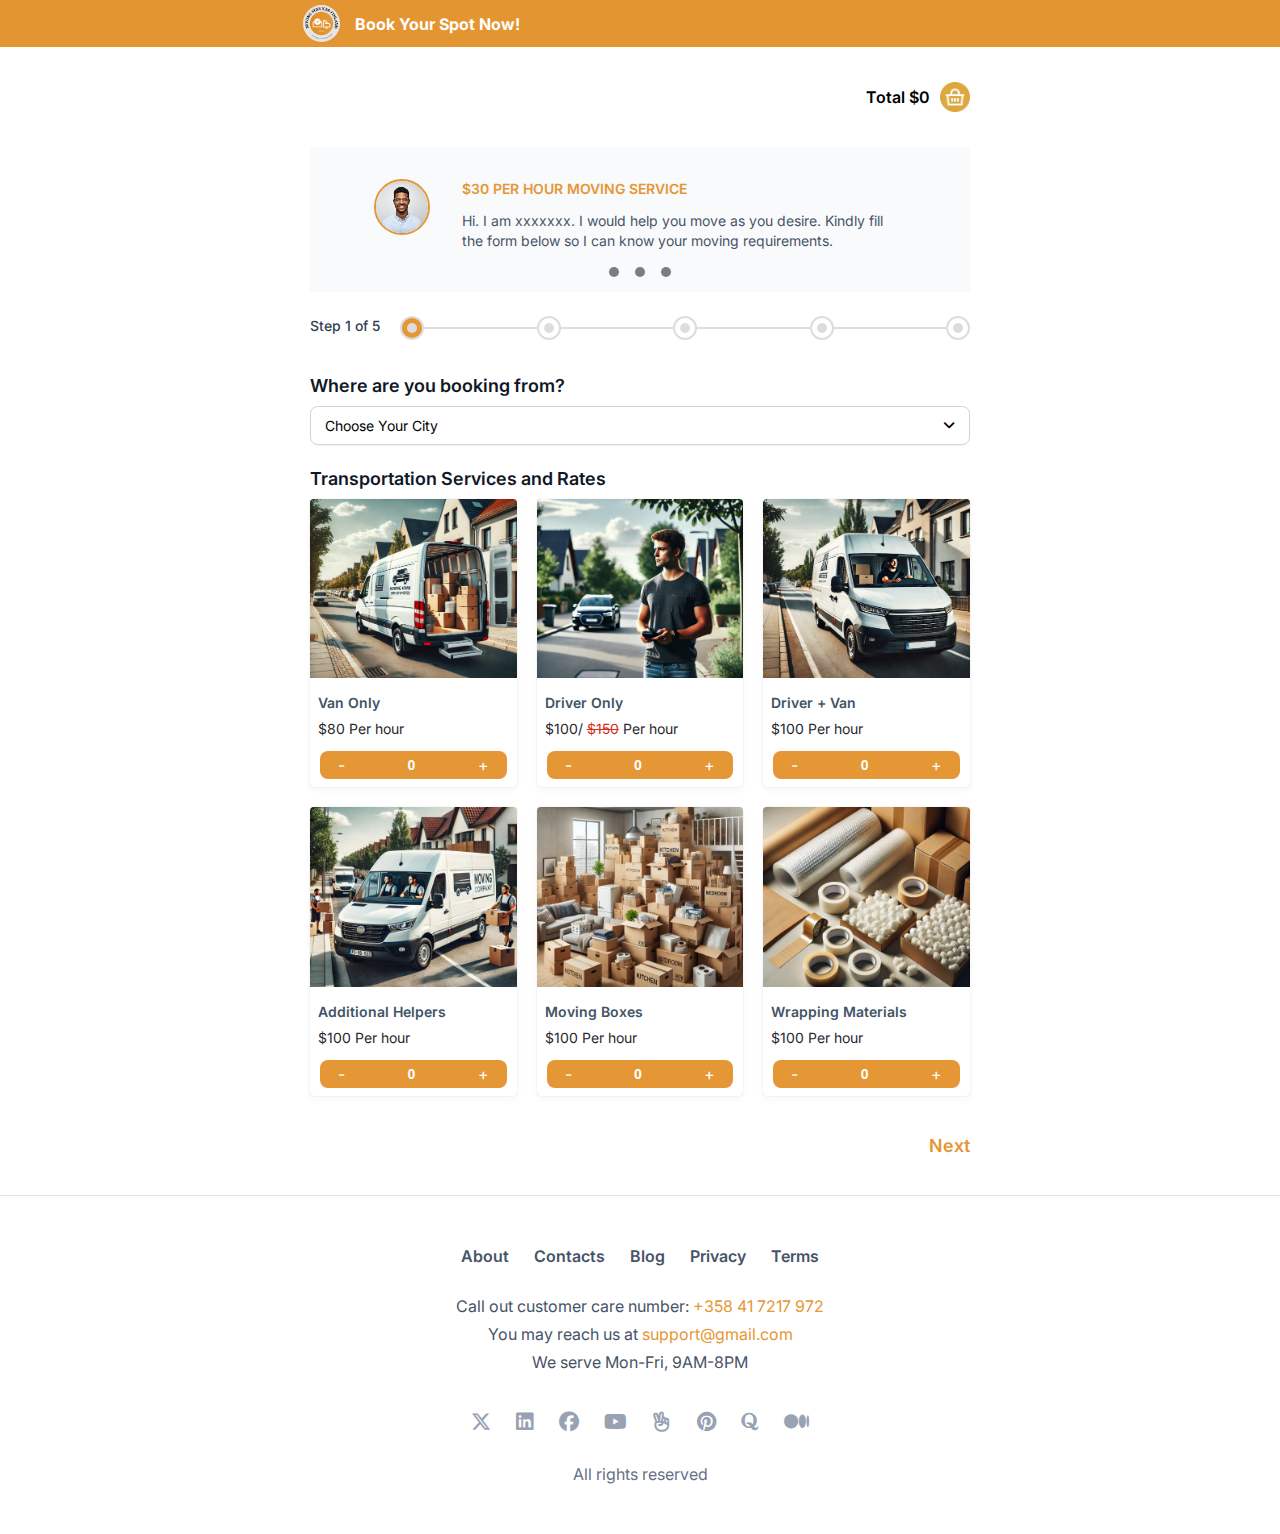
<file: index.html>
<!DOCTYPE html>
<html lang="en">

<head>
    <meta charset="UTF-8">
    <meta name="viewport" content="width=device-width, initial-scale=1.0">
    <title>Spot Booking</title>
    <link rel="icon" href="./logo.png">

    <link rel="stylesheet" href="./slider.css">
    <link rel="stylesheet" href="./style.css">
    <link rel="stylesheet" href="https://cdnjs.cloudflare.com/ajax/libs/font-awesome/6.5.2/css/all.min.css">

</head>

<body>
    <header>
        <div class="container">
            <!-- logo -->
            <a href="/index.html" class="logo-area">
                <img src="./logo.png" alt="" class="site-logo">
                <p class="site-name">Book Your Spot Now!</p>
            </a>
        </div>
    </header>

    <main>
        <div class="container">
            <div class="slider_wp">
                <!-- slider one -->
                <div class="slider">
                    <div class="slider_header">
                        <!-- back btn -->
                        <div class="back_btn">


                        </div>

                        <!-- cart price area -->
                        <div class="total-cart-price-area">
                            <div>Total $<span class="price">0</span></div>
                            <a class="cart-icon"><img src="./cart.jpg" alt=""><span class="qty d-none"></span></a>
                        </div>


                        <input class="carousel__btn" type="radio" name="carousel-control" id="carousel__btn1" hidden />
                        <input class="carousel__btn" type="radio" name="carousel-control" id="carousel__btn2" hidden />
                        <input class="carousel__btn" type="radio" name="carousel-control" id="carousel__btn3" hidden />
                        <div class="carousel">
                            <div class="carousel__slides">
                                <div class="carousel__slid">
                                    <!-- profile -->
                                    <div class="profile">
                                        <img src="./pro.png" alt="" class="profile_img">
                                        <div class="pro_txt">
                                            <p class="pro_heading">$30 PER HOUR MOVING SERVICE </p>
                                            <p class="pro_para">Hi. I am xxxxxxx. I would help you move as you desire.
                                                Kindly fill
                                                the
                                                form below so I can know your moving requirements.</p>
                                        </div>
                                    </div>
                                </div>
                                <div class="carousel__slid">
                                    <!-- profile -->
                                    <div class="profile">
                                        <img src="./pro.png" alt="" class="profile_img">
                                        <div class="pro_txt">
                                            <p class="pro_heading">This is slider 2</p>
                                            <p class="pro_para">Lorem ipsum dolor sit amet consectetur, adipisicing elit. Dolorem a aliquid ipsa amet expedita, voluptatum eum</p>
                                        </div>
                                    </div>
                                </div>
                                <div class="carousel__slid">
                                    <!-- profile -->
                                    <div class="profile">
                                        <img src="./pro.png" alt="" class="profile_img">
                                        <div class="pro_txt">
                                            <p class="pro_heading">3rd no carousel </p>
                                            <p class="pro_para">Hi. I am yyyyyy. I would help you move as you desire.
                                                Kindly fill
                                                the
                                                form below so I can know your moving requirements.</p>
                                        </div>
                                    </div>
                                </div>
                            </div>
                            <div class="carousel__control">
                                <label for="carousel__btn1" id="carousel__nav1" class="carousel__nav"></label>

                                <label for="carousel__btn2" id="carousel__nav2" class="carousel__nav"></label>

                                <label for="carousel__btn3" id="carousel__nav3" class="carousel__nav"></label>
                            </div>
                        </div>
                        <!-- profile -->
                        <!-- <div class="profile">
                            <img src="./pro.png" alt="" class="profile_img">
                            <div class="pro_txt">
                                <p class="pro_heading">$30 PER HOUR MOVING SERVICE </p>
                                <p class="pro_para">Hi. I am xxxxxxx. I would help you move as you desire. Kindly fill
                                    the
                                    form below so I can know your moving requirements.</p>
                            </div>
                        </div> -->
                    </div>

                    <!-- ------------------- form one ------------------------------------- -->
                    <div class="form_body active">
                        <!-- step -->
                        <div class="step_wp">
                            <p class="step_txt">Step 1 of 5</p>
                            <div class="step_points">
                                <div class="step_round active">
                                    <div class="step_bolt"></div>
                                </div>
                                <div class="step_line"></div>
                                <div class="step_round">
                                    <div class="step_bolt"></div>
                                </div>
                                <div class="step_line"></div>
                                <div class="step_round">
                                    <div class="step_bolt"></div>
                                </div>
                                <div class="step_line"></div>
                                <div class="step_round">
                                    <div class="step_bolt"></div>
                                </div>
                                <div class="step_line"></div>
                                <div class="step_round">
                                    <div class="step_bolt"></div>
                                </div>
                            </div>

                        </div>
                        <div class="form_heading">
                            <h3 class="form_h_txt">Where are you booking from?</h3>

                            <div class="select-menu">
                                <div class="select">
                                    <span>Choose Your City</span>
                                    <i class="fas fa-angle-down"></i>
                                </div>
                                <div class="options-list">
                                    <div class="option">Choose Your City</div>
                                    <div class="option">Helsinki</div>
                                    <div class="option">Vantaa</div>
                                    <div class="option">Oulu</div>
                                    <div class="option">Jyväskylä</div>
                                    <div class="option">Pori</div>
                                    <div class="option">Nokia</div>
                                    <div class="option">Espoo</div>
                                    <div class="option">Tampere</div>
                                    <div class="option">Turku</div>
                                    <div class="option">Rovaniemi</div>

                                </div>
                            </div>


                            <script>
                                const select = document.querySelector(".select");
                                const options_list = document.querySelector(".options-list");
                                const options = document.querySelectorAll(".option");

                                //show & hide options list
                                select.addEventListener("click", () => {
                                    options_list.classList.toggle("active");
                                    select.querySelector(".fa-angle-down").classList.toggle("fa-angle-up");
                                });

                                //select option
                                options.forEach((option) => {
                                    option.addEventListener("click", () => {
                                        options.forEach((option) => { option.classList.remove('selected') });
                                        select.querySelector("span").innerHTML = option.innerHTML;
                                        option.classList.add("selected");
                                        options_list.classList.toggle("active");
                                        select.querySelector(".fa-angle-down").classList.toggle("fa-angle-up");
                                    });
                                });
                            </script>
                            <!-- <select name="city" id="city" class="city_select">
    
                                <option value="">Choose your city </option>
                                <option value="Helsinki">Helsinki</option>
                                <option value="Vantaa">Vantaa</option>
                                <option value="Oulu">Oulu</option>
                                <option value="Pori">Pori</option>
                                <option value="Jyväskylä">Jyväskylä</option>
                                <option value="Nokia">Nokia</option>
                                <option value="Espoo">Espoo</option>
                                <option value="Tampere">Tampere</option>
                                <option value="Porvoo">Porvoo</option>
                                <option value="Turku">Turku</option>
                                <option value="Rovaniemi">Rovaniemi</option>
                                
                            </select> -->
                            <div class="tatal_amount">
                                <h3 class="total_h_txt">Transportation Services and Rates</h3>
                            </div>
                            
                        </div>
                        <!-- form card -->
                        <div class="form_card_wp">
                            <!-- form card 1 -->
                            <div class="form_card">
                                <div class="form_card_img_wp">
                                    <img src="./van-only.jpg" alt="" class="form_card_img">
                                    <!-- pop up card -->
                                    <div class="pop_up_card_wp">
                                        <div class="pop_up_card card">
                                            <div class="card-header">
                                                <div class="pop_up_card_img_wp">
                                                    <img src="./van-only.jpg" alt="" class="pop_up_card_img">
                                                </div>
                                            </div>
                                            <div class="card-body">
                                                <div class="btn-close">
                                                    <svg class="popup_close" xmlns="http://www.w3.org/2000/svg"
                                                        width="24" height="24" viewBox="0 0 24 24" fill="none">
                                                        <path d="M18 6L6 18M6 6L18 18" stroke="black" stroke-width="2"
                                                            stroke-linecap="round" stroke-linejoin="round" />
                                                    </svg>
                                                </div>
                                                <div class="pop_up_card_txt_wp">
                                                    <p class="pop_up_card_h product-name">Van Only</p>
                                                    <p class="pop_up_card_p">$<span class="card-price">80</span> Per
                                                        hour
                                                    </p>
                                                </div>
                                                <div class="card-subtitle">
                                                    Hi. I am xxxxx. I would help you move as you desire. kindly fill the
                                                    form below so I can know your moving
                                                    requirements.
                                                </div>
                                                <div class="card-cart-area">
                                                    <div class="pop_up_card_van_amount">
                                                        <h4 class="pop_up_card_amount_h">How many hours?</h4>
                                                        <div class="pop_up_card_numbers">
                                                            <p class="min">-</p>
                                                            <input type="number" value="0" class="pop_num item-qty">
                                                            <p class="max">+</p>
                                                        </div>
                                                    </div>
                                                    <div class="card-cart-btn-area">
                                                        <h4 class="pop_up_card_amount_h">Total: $<span
                                                                class="card-total-price">0</span></h4>
                                                        <button class="add_btn_pop_up">Add to cart</button>
                                                    </div>
                                                </div>
                                            </div>
                                        </div>
                                    </div> <!-- pop up card end -->
                                </div>
                                <div class="form_card_txt_wp">
                                    <h4 class="form_card_heading product-name">Van Only</h4>
                                    <div class="form_card_price_wp">
                                        <p>$</p>
                                        <p id="per_h_price" class="card-price">80</p>
                                        <p>Per hour</p>
                                    </div>
                                </div>
                                <div class="add_to_cart_wrapper">
                                    <button id="add_cart" class="hide">Add</button>
                                    <div class="add_cart_two">
                                        <p id="min">-</p>
                                        <input type="number" id="item_number" value="0">
                                        <p id="max">+</p>
                                    </div>
                                    <!-- <div class="add_cart_two pop_up_card_numbers" style="background: #E59735;">
                                        <p class="min" style="color: #fff;">-</p>
                                        <input type="number" value="0" class="pop_num"
                                            style="color: #fff; background-color: transparent;">
                                        <p class="max" style="color: #fff;">+</p>
                                    </div> -->
                                </div>


                            </div>
                            <!-- form card 2 -->
                            <div class="form_card">

                                <div class="form_card_img_wp">
                                    <img src="./driver-only.jpg" alt="" class="form_card_img">
                                    <!-- pop up card -->
                                    <div class="pop_up_card_wp">
                                        <div class="pop_up_card card">
                                            <div class="card-header">
                                                <div class="pop_up_card_img_wp">
                                                    <img src="./driver-only.jpg" alt="" class="pop_up_card_img">
                                                </div>
                                            </div>
                                            <div class="card-body">
                                                <div class="btn-close">
                                                    <svg class="popup_close" xmlns="http://www.w3.org/2000/svg"
                                                        width="24" height="24" viewBox="0 0 24 24" fill="none">
                                                        <path d="M18 6L6 18M6 6L18 18" stroke="black" stroke-width="2"
                                                            stroke-linecap="round" stroke-linejoin="round" />
                                                    </svg>
                                                </div>
                                                <div class="pop_up_card_txt_wp">
                                                    <p class="pop_up_card_h product-name">Driver Only</p>
                                                    <p class="pop_up_card_p">$<span class="card-price">100</span> Per
                                                        hour
                                                    </p>
                                                </div>
                                                <div class="card-subtitle">
                                                    Hi. I am xxxxx. I would help you move as you desire. kindly fill the
                                                    form below so I can know your moving
                                                    requirements.
                                                </div>
                                                <div class="card-cart-area">
                                                    <div class="pop_up_card_van_amount">
                                                        <h4 class="pop_up_card_amount_h">How many hours?</h4>
                                                        <div class="pop_up_card_numbers">
                                                            <p class="min">-</p>
                                                            <input type="number" value="0" class="pop_num item-qty">
                                                            <p class="max">+</p>
                                                        </div>
                                                    </div>
                                                    <div class="card-cart-btn-area">
                                                        <h4 class="pop_up_card_amount_h">Total: $<span
                                                                class="card-total-price">0</span></h4>
                                                        <button class="add_btn_pop_up">Add to cart</button>
                                                    </div>
                                                </div>
                                            </div>
                                        </div>
                                    </div> <!-- pop up card end -->
                                </div>
                                <div class="form_card_txt_wp">
                                    <h4 class="form_card_heading product-name">Driver Only</h4>
                                    <div class="form_card_price_wp">
                                        <p>$</p>
                                        <p id="per_h_price" class="card-price">100/</p>
                                        <p><span style="color: #D92D20; text-decoration: line-through;">$150</span> Per
                                            hour
                                        </p>
                                    </div>
                                </div>
                                <div class="add_to_cart_wrapper">
                                    <button id="add_cart" class="hide">Add</button>
                                    <div class="add_cart_two">
                                        <p id="min">-</p>
                                        <input type="number" id="item_number" value="0">
                                        <p id="max">+</p>
                                    </div>
                                    <!-- <div class="add_cart_two pop_up_card_numbers" style="background: #E59735;">
                                        <p class="min" style="color: #fff;">-</p>
                                        <input type="number" value="0" class="pop_num"
                                            style="color: #fff; background-color: transparent;">
                                        <p class="max" style="color: #fff;">+</p>
                                    </div> -->
                                </div>

                            </div>
                            <!-- form card 3 ----------------------- -->
                            <div class="form_card">

                                <div class="form_card_img_wp">
                                    <img src="./driver-and-van.jpg" alt="" class="form_card_img">
                                    <!-- pop up card -->
                                    <div class="pop_up_card_wp">
                                        <div class="pop_up_card card">
                                            <div class="card-header">
                                                <div class="pop_up_card_img_wp">
                                                    <img src="./driver-and-van.jpg" alt="" class="pop_up_card_img">
                                                </div>
                                            </div>
                                            <div class="card-body">
                                                <div class="btn-close">
                                                    <svg class="popup_close" xmlns="http://www.w3.org/2000/svg"
                                                        width="24" height="24" viewBox="0 0 24 24" fill="none">
                                                        <path d="M18 6L6 18M6 6L18 18" stroke="black" stroke-width="2"
                                                            stroke-linecap="round" stroke-linejoin="round" />
                                                    </svg>
                                                </div>
                                                <div class="pop_up_card_txt_wp">
                                                    <p class="pop_up_card_h product-name">Driver + Van</p>
                                                    <p class="pop_up_card_p">$<span class="card-price">100</span> Per
                                                        hour
                                                    </p>
                                                </div>
                                                <div class="card-subtitle">
                                                    Hi. I am xxxxx. I would help you move as you desire. kindly fill the
                                                    form below so I can know your moving
                                                    requirements.
                                                </div>
                                                <div class="card-cart-area">
                                                    <div class="pop_up_card_van_amount">
                                                        <h4 class="pop_up_card_amount_h">How many hours?</h4>
                                                        <div class="pop_up_card_numbers">
                                                            <p class="min">-</p>
                                                            <input type="number" value="0" class="pop_num item-qty">
                                                            <p class="max">+</p>
                                                        </div>
                                                    </div>
                                                    <div class="card-cart-btn-area">
                                                        <h4 class="pop_up_card_amount_h">Total: $<span
                                                                class="card-total-price">0</span></h4>
                                                        <button class="add_btn_pop_up">Add to cart</button>
                                                    </div>
                                                </div>
                                            </div>
                                        </div>
                                    </div> <!-- pop up card end -->
                                </div>
                                <div class="form_card_txt_wp">
                                    <h4 class="form_card_heading product-name">Driver + Van</h4>
                                    <div class="form_card_price_wp">
                                        <p>$</p>
                                        <p id="per_h_price" class="card-price">100</p>
                                        <p>Per hour</p>
                                    </div>
                                </div>
                                <div class="add_to_cart_wrapper">
                                    <button id="add_cart" class="hide">Add</button>
                                    <div class="add_cart_two">
                                        <p id="min">-</p>
                                        <input type="number" id="item_number" value="0">
                                        <p id="max">+</p>
                                    </div>
                                    <!-- <div class="add_cart_two pop_up_card_numbers" style="background: #E59735;">
                                        <p class="min" style="color: #fff;">-</p>
                                        <input type="number" value="0" class="pop_num"
                                            style="color: #fff; background-color: transparent;">
                                        <p class="max" style="color: #fff;">+</p>
                                    </div> -->
                                </div>


                            </div>
                            <!-- form card 4 -->
                            <div class="form_card">

                                <div class="form_card_img_wp">
                                    <img src="./additional-helpers.jpg" alt="" class="form_card_img">
                                    <!-- pop up card -->
                                    <div class="pop_up_card_wp">
                                        <div class="pop_up_card card">
                                            <div class="card-header">
                                                <div class="pop_up_card_img_wp">
                                                    <img src="./additional-helpers.jpg" alt="" class="pop_up_card_img">
                                                </div>
                                            </div>
                                            <div class="card-body">
                                                <div class="btn-close">
                                                    <svg class="popup_close" xmlns="http://www.w3.org/2000/svg"
                                                        width="24" height="24" viewBox="0 0 24 24" fill="none">
                                                        <path d="M18 6L6 18M6 6L18 18" stroke="black" stroke-width="2"
                                                            stroke-linecap="round" stroke-linejoin="round" />
                                                    </svg>
                                                </div>
                                                <div class="pop_up_card_txt_wp">
                                                    <p class="pop_up_card_h product-name">Addition Helper</p>
                                                    <p class="pop_up_card_p">$<span class="card-price">100</span> Per
                                                        hour
                                                    </p>
                                                </div>
                                                <div class="card-subtitle">
                                                    Hi. I am xxxxx. I would help you move as you desire. kindly fill the
                                                    form below so I can know your moving
                                                    requirements.
                                                </div>
                                                <div class="card-cart-area">
                                                    <div class="pop_up_card_van_amount">
                                                        <h4 class="pop_up_card_amount_h">How many hours?</h4>
                                                        <div class="pop_up_card_numbers">
                                                            <p class="min">-</p>
                                                            <input type="number" value="0" class="pop_num item-qty">
                                                            <p class="max">+</p>
                                                        </div>
                                                    </div>
                                                    <div class="card-cart-btn-area">
                                                        <h4 class="pop_up_card_amount_h">Total: $<span
                                                                class="card-total-price">0</span></h4>
                                                        <button class="add_btn_pop_up">Add to cart</button>
                                                    </div>
                                                </div>
                                            </div>
                                        </div>
                                    </div> <!-- pop up card end -->
                                </div>
                                <div class="form_card_txt_wp">
                                    <h4 class="form_card_heading product-name">Additional Helpers</h4>
                                    <div class="form_card_price_wp">
                                        <p>$</p>
                                        <p id="per_h_price" class="card-price">100</p>
                                        <p>Per hour</p>
                                    </div>
                                </div>
                                <div class="add_to_cart_wrapper">
                                    <button id="add_cart" class="hide">Add</button>
                                    <div class="add_cart_two">
                                        <p id="min">-</p>
                                        <input type="number" id="item_number" value="0">
                                        <p id="max">+</p>
                                    </div>
                                    <!-- <div class="add_cart_two pop_up_card_numbers" style="background: #E59735;">
                                        <p class="min" style="color: #fff;">-</p>
                                        <input type="number" value="0" class="pop_num"
                                            style="color: #fff; background-color: transparent;">
                                        <p class="max" style="color: #fff;">+</p>
                                    </div> -->
                                </div>

                            </div>
                            <!-- form card 5 -->
                            <div class="form_card">

                                <div class="form_card_img_wp">
                                    <img src="./moving-boxes.jpg" alt="" class="form_card_img">
                                    <!-- pop up card -->
                                    <div class="pop_up_card_wp">
                                        <div class="pop_up_card card">
                                            <div class="card-header">
                                                <div class="pop_up_card_img_wp">
                                                    <img src="./moving-boxes.jpg" alt="" class="pop_up_card_img">
                                                </div>
                                            </div>
                                            <div class="card-body">
                                                <div class="btn-close">
                                                    <svg class="popup_close" xmlns="http://www.w3.org/2000/svg"
                                                        width="24" height="24" viewBox="0 0 24 24" fill="none">
                                                        <path d="M18 6L6 18M6 6L18 18" stroke="black" stroke-width="2"
                                                            stroke-linecap="round" stroke-linejoin="round" />
                                                    </svg>
                                                </div>
                                                <div class="pop_up_card_txt_wp">
                                                    <p class="pop_up_card_h product-name">Moving Boxes</p>
                                                    <p class="pop_up_card_p">$<span class="card-price">100</span> Per
                                                        hour
                                                    </p>
                                                </div>
                                                <div class="card-subtitle">
                                                    Hi. I am xxxxx. I would help you move as you desire. kindly fill the
                                                    form below so I can know your moving
                                                    requirements.
                                                </div>
                                                <div class="card-cart-area">
                                                    <div class="pop_up_card_van_amount">
                                                        <h4 class="pop_up_card_amount_h">How many hours?</h4>
                                                        <div class="pop_up_card_numbers">
                                                            <p class="min">-</p>
                                                            <input type="number" value="0" class="pop_num item-qty">
                                                            <p class="max">+</p>
                                                        </div>
                                                    </div>
                                                    <div class="card-cart-btn-area">
                                                        <h4 class="pop_up_card_amount_h">Total: $<span
                                                                class="card-total-price">0</span></h4>
                                                        <button class="add_btn_pop_up">Add to cart</button>
                                                    </div>
                                                </div>
                                            </div>
                                        </div>
                                    </div> <!-- pop up card end -->
                                </div>
                                <div class="form_card_txt_wp">
                                    <h4 class="form_card_heading product-name">Moving Boxes</h4>
                                    <div class="form_card_price_wp">
                                        <p>$</p>
                                        <p id="per_h_price" class="card-price">100</p>
                                        <p>Per hour</p>
                                    </div>
                                </div>
                                <div class="add_to_cart_wrapper">
                                    <button id="add_cart" class="hide">Add</button>
                                    <div class="add_cart_two">
                                        <p id="min">-</p>
                                        <input type="number" id="item_number" value="0">
                                        <p id="max">+</p>
                                    </div>
                                    <!-- <div class="add_cart_two pop_up_card_numbers" style="background: #E59735;">
                                        <p class="min" style="color: #fff;">-</p>
                                        <input type="number" value="0" class="pop_num"
                                            style="color: #fff; background-color: transparent;">
                                        <p class="max" style="color: #fff;">+</p>
                                    </div> -->
                                </div>


                            </div>
                            <!-- form card 6 -->
                            <div class="form_card">

                                <div class="form_card_img_wp">
                                    <img src="./wrapping-materials.jpg" alt="" class="form_card_img">
                                    <!-- pop up card -->
                                    <div class="pop_up_card_wp">
                                        <div class="pop_up_card card">
                                            <div class="card-header">
                                                <div class="pop_up_card_img_wp">
                                                    <img src="./wrapping-materials.jpg" alt="" class="pop_up_card_img">
                                                </div>
                                            </div>
                                            <div class="card-body">
                                                <div class="btn-close">
                                                    <svg class="popup_close" xmlns="http://www.w3.org/2000/svg"
                                                        width="24" height="24" viewBox="0 0 24 24" fill="none">
                                                        <path d="M18 6L6 18M6 6L18 18" stroke="black" stroke-width="2"
                                                            stroke-linecap="round" stroke-linejoin="round" />
                                                    </svg>
                                                </div>
                                                <div class="pop_up_card_txt_wp">
                                                    <p class="pop_up_card_h product-name">Wrapping Materials</p>
                                                    <p class="pop_up_card_p">$<span class="card-price">100</span> Per
                                                        hour
                                                    </p>
                                                </div>
                                                <div class="card-subtitle">
                                                    Hi. I am xxxxx. I would help you move as you desire. kindly fill the
                                                    form below so I can know your moving
                                                    requirements.
                                                </div>
                                                <div class="card-cart-area">
                                                    <div class="pop_up_card_van_amount">
                                                        <h4 class="pop_up_card_amount_h">How many hours?</h4>
                                                        <div class="pop_up_card_numbers">
                                                            <p class="min">-</p>
                                                            <input type="number" value="0" class="pop_num item-qty">
                                                            <p class="max">+</p>
                                                        </div>
                                                    </div>
                                                    <div class="card-cart-btn-area">
                                                        <h4 class="pop_up_card_amount_h">Total: $<span
                                                                class="card-total-price">0</span></h4>
                                                        <button class="add_btn_pop_up">Add to cart</button>
                                                    </div>
                                                </div>
                                            </div>
                                        </div>
                                    </div> <!-- pop up card end -->

                                </div>
                                <div class="form_card_txt_wp">
                                    <h4 class="form_card_heading product-name">Wrapping Materials</h4>
                                    <div class="form_card_price_wp">
                                        <p>$</p>
                                        <p id="per_h_price" class="card-price">100</p>
                                        <p>Per hour</p>
                                    </div>
                                </div>
                                <div class="add_to_cart_wrapper">
                                    <button id="add_cart" class="hide">Add</button>
                                    <div class="add_cart_two">
                                        <p id="min">-</p>
                                        <input type="number" id="item_number" value="0">
                                        <p id="max">+</p>
                                    </div>
                                    <!-- <div class="add_cart_two pop_up_card_numbers" style="background: #E59735;">
                                        <p class="min" style="color: #fff;">-</p>
                                        <input type="number" value="0" class="pop_num"
                                            style="color: #fff; background-color: transparent;">
                                        <p class="max" style="color: #fff;">+</p>
                                    </div> -->
                                </div>

                            </div>

                        </div>
                        <!-- next previous btn -->
                        <div class="next_prev_wp">
                            <!-- <p class="prev hide"><span>Previous</span></p> -->
                            <span style="width: 36px;"></span>
                            <span class="step">Step 1</span>
                            <p class="next go-to-personal-info" style="margin-left: auto;"><span>Next</span></p>
                        </div>
                    </div>



                    <!-- ------------------- form two ------------------------------------- -->
                    <div class="form_body personal-info-form">
                        <!-- step -->
                        <div class="step_wp">
                            <p class="step_txt">Step 2 of 5</p>
                            <div class="step_points">
                                <svg xmlns="http://www.w3.org/2000/svg" width="24" height="24" viewBox="0 0 24 24"
                                    fill="none">
                                    <rect x="0.75" y="0.75" width="22.5" height="22.5" rx="11.25" fill="#E59735" />
                                    <rect x="0.75" y="0.75" width="22.5" height="22.5" rx="11.25" stroke="#E59735"
                                        stroke-width="1.5" />
                                    <path fill-rule="evenodd" clip-rule="evenodd"
                                        d="M17.096 7.39016L9.93602 14.3002L8.03602 12.2702C7.68602 11.9402 7.13602 11.9202 6.73602 12.2002C6.34602 12.4902 6.23602 13.0002 6.47602 13.4102L8.72602 17.0702C8.94602 17.4102 9.32601 17.6202 9.75601 17.6202C10.166 17.6202 10.556 17.4102 10.776 17.0702C11.136 16.6002 18.006 8.41016 18.006 8.41016C18.906 7.49016 17.816 6.68016 17.096 7.38016V7.39016Z"
                                        fill="white" />
                                </svg>
                                <div class="step_line active"></div>
                                <div class="step_round active">
                                    <div class="step_bolt"></div>
                                </div>
                                <div class="step_line"></div>
                                <div class="step_round">
                                    <div class="step_bolt"></div>
                                </div>
                                <div class="step_line"></div>
                                <div class="step_round">
                                    <div class="step_bolt"></div>
                                </div>
                                <div class="step_line"></div>
                                <div class="step_round">
                                    <div class="step_bolt"></div>
                                </div>
                            </div>

                        </div>
                        <div class="form_heading">
                            <h3 class="form_h_txt">Personal Information</h3>
                            <!-- input field -->
                            <div class="form_two_input">
                                <!-- input -->
                                <div class="input_wp">
                                    <label for="name" class="label">First Name</label>
                                    <input type="text" id="name" class="input_field" placeholder="Olivia Jankins">
                                </div>
                                <!-- input -->
                                <div class="input_wp">
                                    <label for="name" class="label">Email</label>
                                    <input type="email" id="name" class="input_field" placeholder="@mail.com">
                                </div>
                                <!-- input -->
                                <div class="input_wp">
                                    <label for="name" class="label">Phone Number</label>
                                    <div class="phone_wp">
                                        <select name="phone_code" id="phone_code" class="input_field">
                                            <option value="+880">+358</option>
                                            <option value="+91">+91</option>
                                            <option value="+60">+60</option>
                                            <option value="+61">+61</option>
                                            <option value="+1">+1</option>
                                        </select>
                                        <input type="text" id="name" class="input_field">
                                    </div>

                                </div>
                                <!-- input -->
                                <div class="input_wp">
                                    <label for="name" class="label">WhatsApp Number</label>
                                    <input type="text" id="name" class="input_field">
                                </div>
                                <p class="input_sec_note">This is a hint text to help user.</p>
                            </div>
                        </div>
                        <!-- form card 1 -->

                        <!-- next previous btn -->
                        <div class="next_prev_wp">
                            <p class="prev"><span>Previous</span></p>
                            <span class="step">Step 2</span>
                            <p class="next"><span>Next</span></p>
                        </div>
                    </div>



                    <!-- ------------------- form three ------------------------------------- -->
                    <div class="form_body">
                        <!-- step -->
                        <div class="step_wp">
                            <p class="step_txt">Step 3 of 5</p>
                            <div class="step_points">
                                <svg xmlns="http://www.w3.org/2000/svg" width="24" height="24" viewBox="0 0 24 24"
                                    fill="none">
                                    <rect x="0.75" y="0.75" width="22.5" height="22.5" rx="11.25" fill="#E59735" />
                                    <rect x="0.75" y="0.75" width="22.5" height="22.5" rx="11.25" stroke="#E59735"
                                        stroke-width="1.5" />
                                    <path fill-rule="evenodd" clip-rule="evenodd"
                                        d="M17.096 7.39016L9.93602 14.3002L8.03602 12.2702C7.68602 11.9402 7.13602 11.9202 6.73602 12.2002C6.34602 12.4902 6.23602 13.0002 6.47602 13.4102L8.72602 17.0702C8.94602 17.4102 9.32601 17.6202 9.75601 17.6202C10.166 17.6202 10.556 17.4102 10.776 17.0702C11.136 16.6002 18.006 8.41016 18.006 8.41016C18.906 7.49016 17.816 6.68016 17.096 7.38016V7.39016Z"
                                        fill="white" />
                                </svg>
                                <div class="step_line active"></div>
                                <svg xmlns="http://www.w3.org/2000/svg" width="24" height="24" viewBox="0 0 24 24"
                                    fill="none">
                                    <rect x="0.75" y="0.75" width="22.5" height="22.5" rx="11.25" fill="#E59735" />
                                    <rect x="0.75" y="0.75" width="22.5" height="22.5" rx="11.25" stroke="#E59735"
                                        stroke-width="1.5" />
                                    <path fill-rule="evenodd" clip-rule="evenodd"
                                        d="M17.096 7.39016L9.93602 14.3002L8.03602 12.2702C7.68602 11.9402 7.13602 11.9202 6.73602 12.2002C6.34602 12.4902 6.23602 13.0002 6.47602 13.4102L8.72602 17.0702C8.94602 17.4102 9.32601 17.6202 9.75601 17.6202C10.166 17.6202 10.556 17.4102 10.776 17.0702C11.136 16.6002 18.006 8.41016 18.006 8.41016C18.906 7.49016 17.816 6.68016 17.096 7.38016V7.39016Z"
                                        fill="white" />
                                </svg>
                                <div class="step_line active"></div>
                                <div class="step_round active">
                                    <div class="step_bolt"></div>
                                </div>
                                <div class="step_line"></div>
                                <div class="step_round">
                                    <div class="step_bolt"></div>
                                </div>
                                <div class="step_line"></div>
                                <div class="step_round">
                                    <div class="step_bolt"></div>
                                </div>
                            </div>


                        </div>
                        <div class="form_heading">
                            <h3 class="form_h_txt">Moving Address</h3>


                            <!-- input field -->
                            <div class="form_two_input">
                                <!-- input -->
                                <div id="add_more_loc_wp">
                                    <div class="input_wp">
                                        <label for="name" class="label">Pick-up Location (A)</label>
                                        <input type="text" class="input_field"
                                            placeholder="Enter Your Address Line Here">
                                    </div>
                                </div>
                                <!-- pick up add -->
                                <div class="pick_up_wp" id="add_more_loc">
                                    <svg xmlns="http://www.w3.org/2000/svg" width="20" height="20" viewBox="0 0 20 20"
                                        fill="none">
                                        <path d="M10.0003 4.1665V15.8332M4.16699 9.99984H15.8337" stroke="var(--fc47)"
                                            stroke-width="1.66667" stroke-linecap="round" stroke-linejoin="round" />
                                    </svg>
                                    <p class="pick_up_txt">Add More pick-up location</p>
                                </div>
                                <!-- input -->
                                <div class="input_wp">
                                    <label for="name" class="label">Floor Level</label>
                                    <input type="text" id="name" class="input_field"
                                        placeholder="Enter Your Floor Level">
                                </div>
                                <!-- input -->
                                <div id="add_more_drop_wp">
                                    <div class="input_wp">
                                        <label for="name" class="label">Drop-off Location (B)</label>
                                        <input type="text" class="input_field"
                                            placeholder="Enter Your Address Line Here">
                                    </div>
                                </div>
                                <!-- pick up add -->
                                <div class="pick_up_wp" id="add_more_drop">
                                    <svg xmlns="http://www.w3.org/2000/svg" width="20" height="20" viewBox="0 0 20 20"
                                        fill="none">
                                        <path d="M10.0003 4.1665V15.8332M4.16699 9.99984H15.8337" stroke="var(--fc47)"
                                            stroke-width="1.66667" stroke-linecap="round" stroke-linejoin="round" />
                                    </svg>
                                    <p class="pick_up_txt">Add More drop-off location</p>
                                </div>
                                <!-- input -->
                                <div class="input_wp">
                                    <label for="name" class="label">Floor Level</label>
                                    <input type="text" id="name" class="input_field"
                                        placeholder="Enter Your Floor Level">
                                </div>

                                <!-- input -->
                                <div class="input_wp">
                                    <label for="name" class="label">Date Of Move</label>

                                    <select type="text" id="name" class="input_field">

                                        <option value="">Select Time</option>
                                        <option value="10am">1.00 pm</option>
                                        <option value="12am">2.00 pm</option>
                                        <option value="1pm">3.00 pm</option>
                                        <option value="2pm">4.00 pm</option>
                                        <option value="3pm">5.00 pm</option>
                                        <option value="4pm">6.00 pm</option>
                                        <option value="5pm">7.00 pm</option>
                                        <option value="5pm">8.00 pm</option>
                                        <option value="5pm">9.00 pm</option>
                                        <option value="5pm">10.00 pm</option>
                                        <option value="5pm">12.00 am</option>
                                        <option value="5pm">1.00 am</option>
                                        <option value="5pm">2.00 am</option>
                                        <option value="5pm">3.00 am</option>
                                        <option value="5pm">4.00 am</option>
                                        <option value="5pm">5.00 am</option>
                                        <option value="5pm">6.00 am</option>
                                        <option value="5pm">7.00 am</option>
                                        <option value="5pm">8.00 am</option>
                                        <option value="5pm">9.00 am</option>
                                        <option value="5pm">10.00 am</option>
                                        <option value="5pm">11.00 am</option>

                                    </select>
                                </div>
                                <!-- input -->
                                <div class="input_wp">
                                    <label for="name" class="label">Time Of Move</label>
                                    <input type="date" id="name" class="input_field" placeholder="Select Date">
                                </div>
                            </div>
                        </div>
                        <!-- form card 1 -->

                        <!-- next previous btn -->
                        <div class="next_prev_wp">
                            <p class="prev"><span>Previous</span></p>
                            <span class="step">Step 3</span>
                            <p class="next"><span>Next</span></p>
                        </div>
                    </div>



                    <!-- ------------------- form four ------------------------------------- -->
                    <div class="form_body">
                        <!-- step -->
                        <div class="step_wp">
                            <p class="step_txt">Step 4 of 5</p>
                            <div class="step_points">
                                <svg xmlns="http://www.w3.org/2000/svg" width="24" height="24" viewBox="0 0 24 24"
                                    fill="none">
                                    <rect x="0.75" y="0.75" width="22.5" height="22.5" rx="11.25" fill="#E59735" />
                                    <rect x="0.75" y="0.75" width="22.5" height="22.5" rx="11.25" stroke="#E59735"
                                        stroke-width="1.5" />
                                    <path fill-rule="evenodd" clip-rule="evenodd"
                                        d="M17.096 7.39016L9.93602 14.3002L8.03602 12.2702C7.68602 11.9402 7.13602 11.9202 6.73602 12.2002C6.34602 12.4902 6.23602 13.0002 6.47602 13.4102L8.72602 17.0702C8.94602 17.4102 9.32601 17.6202 9.75601 17.6202C10.166 17.6202 10.556 17.4102 10.776 17.0702C11.136 16.6002 18.006 8.41016 18.006 8.41016C18.906 7.49016 17.816 6.68016 17.096 7.38016V7.39016Z"
                                        fill="white" />
                                </svg>
                                <div class="step_line active"></div>
                                <svg xmlns="http://www.w3.org/2000/svg" width="24" height="24" viewBox="0 0 24 24"
                                    fill="none">
                                    <rect x="0.75" y="0.75" width="22.5" height="22.5" rx="11.25" fill="#E59735" />
                                    <rect x="0.75" y="0.75" width="22.5" height="22.5" rx="11.25" stroke="#E59735"
                                        stroke-width="1.5" />
                                    <path fill-rule="evenodd" clip-rule="evenodd"
                                        d="M17.096 7.39016L9.93602 14.3002L8.03602 12.2702C7.68602 11.9402 7.13602 11.9202 6.73602 12.2002C6.34602 12.4902 6.23602 13.0002 6.47602 13.4102L8.72602 17.0702C8.94602 17.4102 9.32601 17.6202 9.75601 17.6202C10.166 17.6202 10.556 17.4102 10.776 17.0702C11.136 16.6002 18.006 8.41016 18.006 8.41016C18.906 7.49016 17.816 6.68016 17.096 7.38016V7.39016Z"
                                        fill="white" />
                                </svg>
                                <div class="step_line active"></div>
                                <svg xmlns="http://www.w3.org/2000/svg" width="24" height="24" viewBox="0 0 24 24"
                                    fill="none">
                                    <rect x="0.75" y="0.75" width="22.5" height="22.5" rx="11.25" fill="#E59735" />
                                    <rect x="0.75" y="0.75" width="22.5" height="22.5" rx="11.25" stroke="#E59735"
                                        stroke-width="1.5" />
                                    <path fill-rule="evenodd" clip-rule="evenodd"
                                        d="M17.096 7.39016L9.93602 14.3002L8.03602 12.2702C7.68602 11.9402 7.13602 11.9202 6.73602 12.2002C6.34602 12.4902 6.23602 13.0002 6.47602 13.4102L8.72602 17.0702C8.94602 17.4102 9.32601 17.6202 9.75601 17.6202C10.166 17.6202 10.556 17.4102 10.776 17.0702C11.136 16.6002 18.006 8.41016 18.006 8.41016C18.906 7.49016 17.816 6.68016 17.096 7.38016V7.39016Z"
                                        fill="white" />
                                </svg>
                                <div class="step_line active"></div>
                                <div class="step_round active">
                                    <div class="step_bolt"></div>
                                </div>
                                <div class="step_line"></div>
                                <div class="step_round">
                                    <div class="step_bolt"></div>
                                </div>
                            </div>

                        </div>
                        <div class="form_heading">
                            <h3 class="form_h_txt">Moving Details</h3>
                            <!-- input field -->
                            <div class="form_check_box_input">
                                <label class="container-checkbox">Studio
                                    <input type="checkbox">
                                    <span class="checkmark"></span>
                                </label>
                                <label class="container-checkbox">Warehouse Moving
                                    <input type="checkbox">
                                    <span class="checkmark"></span>
                                </label>

                                <label class="container-checkbox">1 Bedroom
                                    <input type="checkbox">
                                    <span class="checkmark"></span>
                                </label>
                                <label class="container-checkbox">Elevator
                                    <input type="checkbox">
                                    <span class="checkmark"></span>
                                </label>
                                <label class="container-checkbox">2 Bedroom
                                    <input type="checkbox">
                                    <span class="checkmark"></span>
                                </label>
                                <label class="container-checkbox">Stairs
                                    <input type="checkbox">
                                    <span class="checkmark"></span>
                                </label>
                                <label class="container-checkbox">3+ Bedroom
                                    <input type="checkbox">
                                    <span class="checkmark"></span>
                                </label>
                                <label class="container-checkbox">Office or Commercial
                                    <input type="checkbox">
                                    <span class="checkmark"></span>
                                </label>
                                <label class="container-checkbox">House
                                    <input type="checkbox">
                                    <span class="checkmark"></span>
                                </label>
                                <label class="container-checkbox">Other (please specify)
                                    <input type="checkbox">
                                    <span class="checkmark"></span>
                                </label>
                            </div>
                            <div class="input_txt_wp">
                                <p class="input_txt_wp_txt">Are there any specific details of your move you’d like us to
                                    know?
                                    A quick snapshot of your company.</p>

                                <textarea class="input_txt_wp_input" name="" id=""
                                    placeholder="Type your text here..."></textarea>
                            </div>
                        </div>
                        <!-- form card 1 -->

                        <!-- next previous btn -->
                        <div class="next_prev_wp">
                            <p class="prev"><span>Previous</span></p>
                            <span class="step">Step 4</span>
                            <p class="next"><span>Next</span></p>
                        </div>
                    </div>



                    <!-- ------------------- form five ------------------------------------- -->
                    <div class="form_body">
                        <!-- step -->
                        <div class="step_wp">
                            <p class="step_txt">Step 5 of 5</p>
                            <div class="step_points">
                                <svg xmlns="http://www.w3.org/2000/svg" width="24" height="24" viewBox="0 0 24 24"
                                    fill="none">
                                    <rect x="0.75" y="0.75" width="22.5" height="22.5" rx="11.25" fill="#E59735" />
                                    <rect x="0.75" y="0.75" width="22.5" height="22.5" rx="11.25" stroke="#E59735"
                                        stroke-width="1.5" />
                                    <path fill-rule="evenodd" clip-rule="evenodd"
                                        d="M17.096 7.39016L9.93602 14.3002L8.03602 12.2702C7.68602 11.9402 7.13602 11.9202 6.73602 12.2002C6.34602 12.4902 6.23602 13.0002 6.47602 13.4102L8.72602 17.0702C8.94602 17.4102 9.32601 17.6202 9.75601 17.6202C10.166 17.6202 10.556 17.4102 10.776 17.0702C11.136 16.6002 18.006 8.41016 18.006 8.41016C18.906 7.49016 17.816 6.68016 17.096 7.38016V7.39016Z"
                                        fill="white" />
                                </svg>
                                <div class="step_line active"></div>
                                <svg xmlns="http://www.w3.org/2000/svg" width="24" height="24" viewBox="0 0 24 24"
                                    fill="none">
                                    <rect x="0.75" y="0.75" width="22.5" height="22.5" rx="11.25" fill="#E59735" />
                                    <rect x="0.75" y="0.75" width="22.5" height="22.5" rx="11.25" stroke="#E59735"
                                        stroke-width="1.5" />
                                    <path fill-rule="evenodd" clip-rule="evenodd"
                                        d="M17.096 7.39016L9.93602 14.3002L8.03602 12.2702C7.68602 11.9402 7.13602 11.9202 6.73602 12.2002C6.34602 12.4902 6.23602 13.0002 6.47602 13.4102L8.72602 17.0702C8.94602 17.4102 9.32601 17.6202 9.75601 17.6202C10.166 17.6202 10.556 17.4102 10.776 17.0702C11.136 16.6002 18.006 8.41016 18.006 8.41016C18.906 7.49016 17.816 6.68016 17.096 7.38016V7.39016Z"
                                        fill="white" />
                                </svg>
                                <div class="step_line active"></div>
                                <svg xmlns="http://www.w3.org/2000/svg" width="24" height="24" viewBox="0 0 24 24"
                                    fill="none">
                                    <rect x="0.75" y="0.75" width="22.5" height="22.5" rx="11.25" fill="#E59735" />
                                    <rect x="0.75" y="0.75" width="22.5" height="22.5" rx="11.25" stroke="#E59735"
                                        stroke-width="1.5" />
                                    <path fill-rule="evenodd" clip-rule="evenodd"
                                        d="M17.096 7.39016L9.93602 14.3002L8.03602 12.2702C7.68602 11.9402 7.13602 11.9202 6.73602 12.2002C6.34602 12.4902 6.23602 13.0002 6.47602 13.4102L8.72602 17.0702C8.94602 17.4102 9.32601 17.6202 9.75601 17.6202C10.166 17.6202 10.556 17.4102 10.776 17.0702C11.136 16.6002 18.006 8.41016 18.006 8.41016C18.906 7.49016 17.816 6.68016 17.096 7.38016V7.39016Z"
                                        fill="white" />
                                </svg>
                                <div class="step_line active"></div>
                                <svg xmlns="http://www.w3.org/2000/svg" width="24" height="24" viewBox="0 0 24 24"
                                    fill="none">
                                    <rect x="0.75" y="0.75" width="22.5" height="22.5" rx="11.25" fill="#E59735" />
                                    <rect x="0.75" y="0.75" width="22.5" height="22.5" rx="11.25" stroke="#E59735"
                                        stroke-width="1.5" />
                                    <path fill-rule="evenodd" clip-rule="evenodd"
                                        d="M17.096 7.39016L9.93602 14.3002L8.03602 12.2702C7.68602 11.9402 7.13602 11.9202 6.73602 12.2002C6.34602 12.4902 6.23602 13.0002 6.47602 13.4102L8.72602 17.0702C8.94602 17.4102 9.32601 17.6202 9.75601 17.6202C10.166 17.6202 10.556 17.4102 10.776 17.0702C11.136 16.6002 18.006 8.41016 18.006 8.41016C18.906 7.49016 17.816 6.68016 17.096 7.38016V7.39016Z"
                                        fill="white" />
                                </svg>
                                <div class="step_line active"></div>
                                <div class="step_round active">
                                    <div class="step_bolt"></div>
                                </div>
                            </div>

                        </div>
                        <div class="form_heading">
                            <h3 class="form_h_txt">Payment Method</h3>
                            <!-- input field -->
                            <div class="form_payment_system">
                                <div class="payment-type">
                                    <!-- payment wp -->
                                    <div class="payment_input">
                                        <label class="container-checkbox">
                                            <svg xmlns="http://www.w3.org/2000/svg" width="24" height="24"
                                                viewBox="0 0 24 24" fill="none">
                                                <path
                                                    d="M7 15H9C9 16.08 10.37 17 12 17C13.63 17 15 16.08 15 15C15 13.9 13.96 13.5 11.76 12.97C9.64 12.44 7 11.78 7 9C7 7.21 8.47 5.69 10.5 5.18V3H13.5V5.18C15.53 5.69 17 7.21 17 9H15C15 7.92 13.63 7 12 7C10.37 7 9 7.92 9 9C9 10.1 10.04 10.5 12.24 11.03C14.36 11.56 17 12.22 17 15C17 16.79 15.53 18.31 13.5 18.82V21H10.5V18.82C8.47 18.31 7 16.79 7 15Z"
                                                    fill="black" />
                                            </svg>
                                            <span class="payment_input_txt">Cash</span>

                                            <input id="cash-payment" type="checkbox">
                                            <span class="checkmark"></span>
                                        </label>
                                        <!-- <label for="payone" class="pay">
                                            <svg xmlns="http://www.w3.org/2000/svg" width="24" height="24"
                                                viewBox="0 0 24 24" fill="none">
                                                <path
                                                    d="M7 15H9C9 16.08 10.37 17 12 17C13.63 17 15 16.08 15 15C15 13.9 13.96 13.5 11.76 12.97C9.64 12.44 7 11.78 7 9C7 7.21 8.47 5.69 10.5 5.18V3H13.5V5.18C15.53 5.69 17 7.21 17 9H15C15 7.92 13.63 7 12 7C10.37 7 9 7.92 9 9C9 10.1 10.04 10.5 12.24 11.03C14.36 11.56 17 12.22 17 15C17 16.79 15.53 18.31 13.5 18.82V21H10.5V18.82C8.47 18.31 7 16.79 7 15Z"
                                                    fill="black" />
                                            </svg>
 las                                        <p class="payment_input_txt">Cash</p>
                                        </label>
                                        <input type="checkbox" id="payone"> -->
                                    </div>
                                    <!-- payment wp -->
                                    <div class="payment_input">
                                        <label class="container-checkbox">
                                            <svg xmlns="http://www.w3.org/2000/svg" width="24" height="24"
                                                viewBox="0 0 24 24" fill="none">
                                                <path
                                                    d="M20 4H4C2.89 4 2.01 4.89 2.01 6L2 18C2 19.11 2.89 20 4 20H20C21.11 20 22 19.11 22 18V6C22 4.89 21.11 4 20 4ZM20 18H4V12H20V18ZM20 8H4V6H20V8Z"
                                                    fill="black" />
                                            </svg>
                                            <span class="payment_input_txt">Online Payment</span>

                                            <input id="online-payment" type="checkbox">
                                            <span class="checkmark"></span>
                                        </label>
                                    </div>
                                </div>
                                <div class="agree_wp">
                                    <label class="container-checkbox">I hereby consent to providing my information
                                        <input id="agree" type="checkbox">
                                        <span class="checkmark"></span>
                                    </label>
                                    <label class="container-checkbox">I Agree To
                                        The
                                        Term and Conditions
                                        <input id="termsAccept" type="checkbox">
                                        <span class="checkmark"></span>
                                    </label>
                                </div>
                                <button id="submit_btn">Submit</button>


                            </div>
                        </div>
                        <!-- form card 1 -->

                        <!-- next previous btn -->
                        <div class="next_prev_wp hide">
                            <p class="prev"><span>Previous</span></p>
                            <span class="step">Step 5</span>
                            <p class="next"><span>Next</span></p>
                        </div>
                    </div>
                    <div class="conform_booking_wp">
                        <div class="conform_booking">
                            <div class="conform_booking_top">
                                <img src="./Featured icon.png" alt="">
                                <svg id="conform_booking_close" xmlns="http://www.w3.org/2000/svg" width="24"
                                    height="24" viewBox="0 0 24 24" fill="none">
                                    <path d="M18 6L6 18M6 6L18 18" stroke="#98A2B3" stroke-width="2"
                                        stroke-linecap="round" stroke-linejoin="round" />
                                </svg>
                            </div>
                            <h3 class="conform_booking_heading">Thank you for Booking your moving service with us </h3>
                            <p class="conform_booking_p1">Anticipate a Call from Your movers in Few <br> Hours</p>
                            <p class="conform_booking_p2"><span style="color: #E59735;">Click Here</span> to get your
                                invoice sent to your <br> WhatsApp and email & pay link </p>
                            <button class="conform_booking_btn">Click here</button>
                            <p class="conform_booking_footer">🔥Do you need a Cleaning service in Finland? <span
                                    style="color: #E59735;">Click here</span></p>

                        </div>
                    </div>

                </div>
            </div>
        </div>
    </main>
    <footer class="footer">
        <div class="container">
            <!-- <div class="logo-area">
            <img src="./logo.png" alt="">
        </div> -->
            <div class="footer-nav">
                <dl>
                    <dt><a href="">About</a></dt>
                    <dt><a href="">Contacts</a></dt>
                    <dt><a href="">Blog</a></dt>
                    <dt><a href="">Privacy</a></dt>
                    <dt><a href="">Terms</a></dt>
                </dl>
            </div>
            <div class="footer-info">
                <p>Call out customer care number: <a href="tel:+358417217972">+358 41 7217 972</a></p>
                <p>You may reach us at <a href="mailto:support@gmail.com">support@gmail.com</a></p>
                <p>We serve Mon-Fri, 9AM-8PM</p>
            </div>

            <div class="social-area">
                <dl>
                    <dt>
                        <a target="_blank" href="https://x.com/">
                            <i class="fa-brands fa-x-twitter"></i>
                        </a>
                    </dt>
                    <dt>
                        <a target="_blank" href="https://www.linkedin.com/">
                            <i class="fa-brands fa-linkedin"></i>
                        </a>
                    </dt>
                    <dt>
                        <a target="_blank" href="https://www.facebook.com/">
                            <i class="fa-brands fa-facebook"></i>
                        </a>
                    </dt>
                    <dt>
                        <a target="_blank" href="https://www.youtube.com/">
                            <i class="fa-brands fa-youtube"></i>
                        </a>
                    </dt>
                    <dt>
                        <a target="_blank" href="">
                            <i class="fa-regular fa-hand-peace"></i>
                        </a>
                    </dt>
                    <dt>
                        <a target="_blank" href="https://www.pinterest.com/">
                            <i class="fa-brands fa-pinterest"></i>
                        </a>
                    </dt>
                    <dt>
                        <a target="_blank" href="https://www.quora.com/">
                            <i class="fa-brands fa-quora"></i>
                        </a>
                    </dt>
                    <dt>
                        <a target="_blank" href="https://medium.com/">
                            <i class="fa-brands fa-medium"></i>
                        </a>
                    </dt>
                </dl>
            </div>
            <p class="footer-text">All rights reserved</p>
        </div>
    </footer>

    <div class="modal modal-summery d-none">
        <div class="modal-body">
            <div class="card modal-card">
                <div class="card-header">
                    <a class="btn-close">
                        <svg xmlns="http://www.w3.org/2000/svg" width="24" height="24" viewBox="0 0 24 24" fill="none">
                            <path d="M18 6L6 18M6 6L18 18" stroke="black" stroke-width="2" stroke-linecap="round"
                                stroke-linejoin="round" />
                        </svg>
                    </a>
                </div>
                <div class="card-body">
                    <h4 class="card-title">Order Summery</h4>
                    <table class="table-summery">
                        <thead>
                            <tr>
                                <th style="width: 200px;">Service</th>
                                <th style="width: 15%;">Unit Price</th>
                                <th style="width: 200px;">Hours or Piece Needed</th>
                                <th style="width: 15%;">Price</th>
                                <th style="width: 66px;">Action</th>
                            </tr>
                        </thead>
                        <tbody>
                            <!-- <tr>
                                <td data-label="service">Van Only</td>
                                <td data-label="Unit Price">$100</td>
                                <td data-label="Hours or Piece Needed">2</td>
                                <td data-label="Price">$<span class="price">200</span></td>
                                <td data-label="Delete Service">
                                    <a class="tr-delete">🗑️</a>
                                </td>
                            </tr> -->
                        </tbody>
                    </table>
                    <h3 class="total-price">Total Price: $<span class="summery-total-price">0</span></h3>
                </div>
                <div class="card-footer">
                    <a class="btn btn-continue">Continue <span>shopping</span></a>
                    <a class="btn btn-finish-shopping">Finish shopping</a>
                </div>
            </div>
        </div>
    </div>


    <script>
        document.addEventListener("DOMContentLoaded", function () {
            let currentStep = 0;
            const formBodies = document.querySelectorAll('.form_body');
            const prevButtons = document.querySelectorAll('.prev');
            const nextButtons = document.querySelectorAll('.next');

            function showStep(step) {
                formBodies.forEach((formBody, index) => {
                    formBody.classList.toggle('active', index === step);
                });
            }

            prevButtons.forEach(button => {
                button.addEventListener('click', () => {
                    if (currentStep > 0) {
                        currentStep--;
                        showStep(currentStep);
                    }
                });
            });

            nextButtons.forEach(button => {
                button.addEventListener('click', () => {
                    if (currentStep < formBodies.length - 1) {
                        currentStep++;
                        showStep(currentStep);
                    }
                });
            });

            // Initialize first step
            showStep(currentStep);

            document.addEventListener('click', function (e) {
                if (e.target.matches('.modal .card-footer .btn.btn-finish-shopping')) {
                    if (!currentStep) {
                        showStep(1);
                        currentStep = 1;
                    }
                }
            });
        });
    </script>
    <script>
        document.addEventListener("DOMContentLoaded", function () {
            const containers = document.querySelectorAll('.pop_up_card_numbers');

            containers.forEach(container => {
                const inputField = container.querySelector('.pop_num');
                const minButton = container.querySelector('.min');
                const maxButton = container.querySelector('.max');

                minButton.addEventListener('click', () => {
                    if (+(inputField.value) <= 0) return;
                    inputField.value = parseInt(inputField.value) - 1;
                });

                maxButton.addEventListener('click', () => {
                    inputField.value = parseInt(inputField.value) + 1;
                });
            });
        });
    </script>
    <script>
        document.addEventListener("DOMContentLoaded", function () {
            const formCards = document.querySelectorAll('.form_card');
            const popUpCards = document.querySelectorAll('.pop_up_card_wp');
            const closeButtons = document.querySelectorAll('.popup_close');

            formCards.forEach(formCard => {
                formCard.addEventListener('click', function (e) {
                    if (e.target.closest('.pop_up_card_wp')) return;

                    // Hide all pop-up cards
                    popUpCards.forEach(card => {
                        card.style.display = 'none';
                    });

                    // Show the clicked pop-up card
                    const popUpCard = this.querySelector('.pop_up_card_wp');
                    if (popUpCard) {
                        popUpCard.style.display = 'flex';
                    }
                });
            });

            closeButtons.forEach(closeButton => {
                closeButton.addEventListener('click', function (event) {
                    event.stopPropagation(); // Prevent triggering the formCard click event
                    const popUpCard = this.closest('.pop_up_card_wp');
                    if (popUpCard) {
                        popUpCard.style.display = 'none';
                        // popUpCard.querySelector('.item-qty').value = 0;
                        // popUpCard.querySelector('.card-total-price').innerText = 0;
                    }
                });
            });
        });
    </script>
    <script>
        let i = 1;
        document.getElementById('add_more_loc').addEventListener('click', function () {
            const htmlCode = `<div class="input_wp">
                                    <label for="name" class="label">Pick-up Location (A${i++})</label>
                                    <a class="btn-close-input-wp"><i class="fa-solid fa-xmark"></i>
                                        </a>
                                    <input type="text" class="input_field" placeholder="Enter Your Address Line Here">
                                </div>`;
            document.getElementById('add_more_loc_wp').insertAdjacentHTML('beforeend', htmlCode);
        })
        let j = 1;
        document.getElementById('add_more_drop').addEventListener('click', function () {
            const htmlCodeDrop = `<div class="input_wp">
                                    <label for="name" class="label">Pick-up Location (B${j++})</label>
                                    <a class="btn-close-input-wp"><i class="fa-solid fa-xmark"></i>
                                        </a>
                                    <input type="text" class="input_field" placeholder="Enter Your Address Line Here">
                                </div>`;
            document.getElementById('add_more_drop_wp').insertAdjacentHTML('beforeend', htmlCodeDrop);
        })
    </script>

    <script>
        document.getElementById('submit_btn').addEventListener('click', function () {
            document.querySelector('.conform_booking_wp').style.display = 'flex';
        })
        document.getElementById('conform_booking_close').addEventListener('click', function () {
            document.querySelector('.conform_booking_wp').style.display = 'none';
        })
    </script>

    <script src="./script.js"></script>
</body>

</html>
</file>
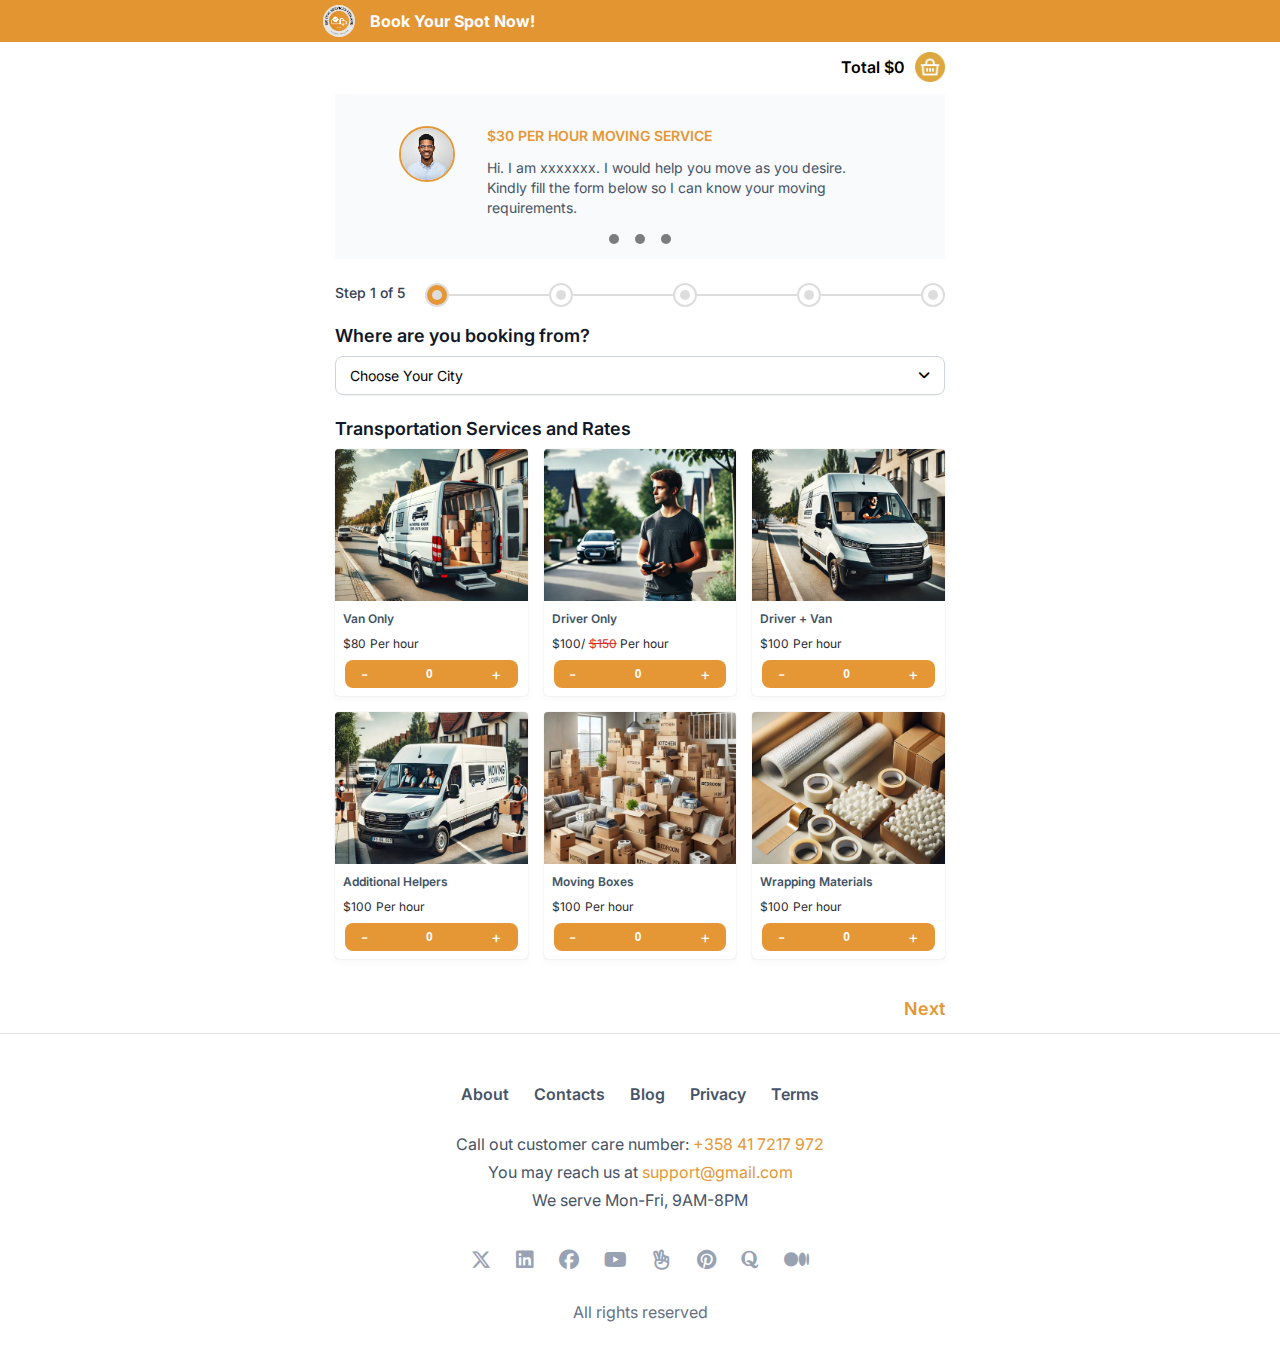
<file: frontend/index.html>
<!DOCTYPE html>
<html lang="en">

<head>
  <meta charset="UTF-8">
  <meta name="viewport" content="width=device-width, initial-scale=1.0">
  <title>Spot Booking</title>
  <link rel="icon" href="./logo.png">

  <link rel="stylesheet" href="./slider.css">
  <link rel="stylesheet" href="./style.css">
  <link rel="stylesheet" href="https://cdnjs.cloudflare.com/ajax/libs/font-awesome/6.5.2/css/all.min.css">

</head>

<body>
  <header>
    <div class="container">
      <!-- logo -->
      <a href="" class="logo-area">
        <img src="./assets/logo.png" alt="" class="site-logo">
        <p class="site-name">Book Your Spot Now!</p>
      </a>
    </div>
  </header>

  <main>
    <div class="container">
      <div class="slider_wp">
        <!-- slider one -->
        <div class="slider">
          <div class="slider_header">
            <!-- back btn -->
            <div class="back_btn">


            </div>

            <!-- cart price area -->
            <div class="total-cart-price-area">
              <div>Total $<span class="price">0</span></div>
              <a class="cart-icon"><img src="./assets/cart.jpg" alt=""><span class="qty d-none"></span></a>
            </div>


            <input class="carousel__btn" type="radio" name="carousel-control" id="carousel__btn1" hidden />
            <input class="carousel__btn" type="radio" name="carousel-control" id="carousel__btn2" hidden />
            <input class="carousel__btn" type="radio" name="carousel-control" id="carousel__btn3" hidden />
            <div class="carousel">
              <div class="carousel__slides">
                <div class="carousel__slid">
                  <!-- profile -->
                  <div class="profile">
                    <img src="./assets/pro.png" alt="" class="profile_img">
                    <div class="pro_txt">
                      <p class="pro_heading">$30 PER HOUR MOVING SERVICE </p>
                      <p class="pro_para">Hi. I am xxxxxxx. I would help you move as you desire.
                        Kindly fill
                        the
                        form below so I can know your moving requirements.</p>
                    </div>
                  </div>
                </div>
                <div class="carousel__slid">
                  <!-- profile -->
                  <div class="profile">
                    <img src="./assets/pro.png" alt="" class="profile_img">
                    <div class="pro_txt">
                      <p class="pro_heading">This is slider 2</p>
                      <p class="pro_para">Lorem ipsum dolor sit amet consectetur, adipisicing elit. Dolorem a aliquid
                        ipsa amet expedita, voluptatum eum</p>
                    </div>
                  </div>
                </div>
                <div class="carousel__slid">
                  <!-- profile -->
                  <div class="profile">
                    <img src="./assets/pro.png" alt="" class="profile_img">
                    <div class="pro_txt">
                      <p class="pro_heading">3rd no carousel </p>
                      <p class="pro_para">Hi. I am yyyyyy. I would help you move as you desire.
                        Kindly fill
                        the
                        form below so I can know your moving requirements.</p>
                    </div>
                  </div>
                </div>
              </div>
              <div class="carousel__control">
                <label for="carousel__btn1" id="carousel__nav1" class="carousel__nav"></label>

                <label for="carousel__btn2" id="carousel__nav2" class="carousel__nav"></label>

                <label for="carousel__btn3" id="carousel__nav3" class="carousel__nav"></label>
              </div>
            </div>
            <!-- profile -->
            <!-- <div class="profile">
                            <img src="./assets/pro.png" alt="" class="profile_img">
                            <div class="pro_txt">
                                <p class="pro_heading">$30 PER HOUR MOVING SERVICE </p>
                                <p class="pro_para">Hi. I am xxxxxxx. I would help you move as you desire. Kindly fill
                                    the
                                    form below so I can know your moving requirements.</p>
                            </div>
                        </div> -->
          </div>

          <!-- ------------------- form one ------------------------------------- -->
          <div class="form_body active">
            <!-- step -->
            <div class="step_wp">
              <p class="step_txt">Step 1 of 5</p>
              <div class="step_points">
                <div class="step_round active">
                  <div class="step_bolt"></div>
                </div>
                <div class="step_line"></div>
                <div class="step_round">
                  <div class="step_bolt"></div>
                </div>
                <div class="step_line"></div>
                <div class="step_round">
                  <div class="step_bolt"></div>
                </div>
                <div class="step_line"></div>
                <div class="step_round">
                  <div class="step_bolt"></div>
                </div>
                <div class="step_line"></div>
                <div class="step_round">
                  <div class="step_bolt"></div>
                </div>
              </div>

            </div>
            <div class="form_heading">
              <h3 class="form_h_txt">Where are you booking from?</h3>

              <div class="select-menu">
                <div class="select">
                  <span>Choose Your City</span>
                  <i class="fas fa-angle-down"></i>
                </div>
                <div class="options-list">
                  <div class="option">Choose Your City</div>
                  <div class="option">Helsinki</div>
                  <div class="option">Vantaa</div>
                  <div class="option">Oulu</div>
                  <div class="option">Jyväskylä</div>
                  <div class="option">Pori</div>
                  <div class="option">Nokia</div>
                  <div class="option">Espoo</div>
                  <div class="option">Tampere</div>
                  <div class="option">Turku</div>
                  <div class="option">Rovaniemi</div>

                </div>
              </div>


              <script>
                const select = document.querySelector(".select");
                const options_list = document.querySelector(".options-list");
                const options = document.querySelectorAll(".option");

                //show & hide options list
                select.addEventListener("click", () => {
                  options_list.classList.toggle("active");
                  select.querySelector(".fa-angle-down").classList.toggle("fa-angle-up");
                });

                //select option
                options.forEach((option) => {
                  option.addEventListener("click", () => {
                    options.forEach((option) => { option.classList.remove('selected') });
                    select.querySelector("span").innerHTML = option.innerHTML;
                    option.classList.add("selected");
                    options_list.classList.toggle("active");
                    select.querySelector(".fa-angle-down").classList.toggle("fa-angle-up");
                  });
                });
              </script>
              <!-- <select name="city" id="city" class="city_select">
    
                                <option value="">Choose your city </option>
                                <option value="Helsinki">Helsinki</option>
                                <option value="Vantaa">Vantaa</option>
                                <option value="Oulu">Oulu</option>
                                <option value="Pori">Pori</option>
                                <option value="Jyväskylä">Jyväskylä</option>
                                <option value="Nokia">Nokia</option>
                                <option value="Espoo">Espoo</option>
                                <option value="Tampere">Tampere</option>
                                <option value="Porvoo">Porvoo</option>
                                <option value="Turku">Turku</option>
                                <option value="Rovaniemi">Rovaniemi</option>
                                
                            </select> -->
              <div class="tatal_amount">
                <h3 class="total_h_txt">Transportation Services and Rates</h3>
              </div>

            </div>
            <!-- form card -->
            <div class="form_card_wp">
              <!-- form card 1 -->
              <div class="form_card">
                <div class="form_card_img_wp">
                  <img src="./assets/van-only.jpg" alt="" class="form_card_img">
                  <!-- pop up card -->
                  <div class="pop_up_card_wp">
                    <div class="pop_up_card card">
                      <div class="card-header">
                        <div class="pop_up_card_img_wp">
                          <img src="./assets/van-only.jpg" alt="" class="pop_up_card_img">
                        </div>
                      </div>
                      <div class="card-body">
                        <div class="btn-close">
                          <svg class="popup_close" xmlns="http://www.w3.org/2000/svg" width="24" height="24"
                            viewBox="0 0 24 24" fill="none">
                            <path d="M18 6L6 18M6 6L18 18" stroke="black" stroke-width="2" stroke-linecap="round"
                              stroke-linejoin="round" />
                          </svg>
                        </div>
                        <div class="pop_up_card_txt_wp">
                          <p class="pop_up_card_h product-name">Van Only</p>
                          <p class="pop_up_card_p">$<span class="card-price">80</span> Per
                            hour
                          </p>
                        </div>
                        <div class="card-subtitle">
                          Hi. I am xxxxx. I would help you move as you desire. kindly fill the
                          form below so I can know your moving
                          requirements.
                        </div>
                        <div class="card-cart-area">
                          <div class="pop_up_card_van_amount">
                            <h4 class="pop_up_card_amount_h">How many hours?</h4>
                            <div class="pop_up_card_numbers">
                              <p class="min">-</p>
                              <input type="number" value="0" class="pop_num item-qty">
                              <p class="max">+</p>
                            </div>
                          </div>
                          <div class="card-cart-btn-area">
                            <h4 class="pop_up_card_amount_h">Total: $<span class="card-total-price">0</span></h4>
                            <button class="add_btn_pop_up">Add to cart</button>
                          </div>
                        </div>
                      </div>
                    </div>
                  </div> <!-- pop up card end -->
                </div>
                <div class="form_card_txt_wp">
                  <h4 class="form_card_heading product-name">Van Only</h4>
                  <div class="form_card_price_wp">
                    <p>$</p>
                    <p id="per_h_price" class="card-price">80</p>
                    <p>Per hour</p>
                  </div>
                </div>
                <div class="add_to_cart_wrapper">
                  <button id="add_cart" class="hide">Add</button>
                  <div class="add_cart_two">
                    <p id="min">-</p>
                    <input type="number" id="item_number" value="0">
                    <p id="max">+</p>
                  </div>
                  <!-- <div class="add_cart_two pop_up_card_numbers" style="background: #E59735;">
                                        <p class="min" style="color: #fff;">-</p>
                                        <input type="number" value="0" class="pop_num"
                                            style="color: #fff; background-color: transparent;">
                                        <p class="max" style="color: #fff;">+</p>
                                    </div> -->
                </div>


              </div>
              <!-- form card 2 -->
              <div class="form_card">

                <div class="form_card_img_wp">
                  <img src="./assets/driver-only.jpg" alt="" class="form_card_img">
                  <!-- pop up card -->
                  <div class="pop_up_card_wp">
                    <div class="pop_up_card card">
                      <div class="card-header">
                        <div class="pop_up_card_img_wp">
                          <img src="./assets/driver-only.jpg" alt="" class="pop_up_card_img">
                        </div>
                      </div>
                      <div class="card-body">
                        <div class="btn-close">
                          <svg class="popup_close" xmlns="http://www.w3.org/2000/svg" width="24" height="24"
                            viewBox="0 0 24 24" fill="none">
                            <path d="M18 6L6 18M6 6L18 18" stroke="black" stroke-width="2" stroke-linecap="round"
                              stroke-linejoin="round" />
                          </svg>
                        </div>
                        <div class="pop_up_card_txt_wp">
                          <p class="pop_up_card_h product-name">Driver Only</p>
                          <p class="pop_up_card_p">$<span class="card-price">100</span> Per
                            hour
                          </p>
                        </div>
                        <div class="card-subtitle">
                          Hi. I am xxxxx. I would help you move as you desire. kindly fill the
                          form below so I can know your moving
                          requirements.
                        </div>
                        <div class="card-cart-area">
                          <div class="pop_up_card_van_amount">
                            <h4 class="pop_up_card_amount_h">How many hours?</h4>
                            <div class="pop_up_card_numbers">
                              <p class="min">-</p>
                              <input type="number" value="0" class="pop_num item-qty">
                              <p class="max">+</p>
                            </div>
                          </div>
                          <div class="card-cart-btn-area">
                            <h4 class="pop_up_card_amount_h">Total: $<span class="card-total-price">0</span></h4>
                            <button class="add_btn_pop_up">Add to cart</button>
                          </div>
                        </div>
                      </div>
                    </div>
                  </div> <!-- pop up card end -->
                </div>
                <div class="form_card_txt_wp">
                  <h4 class="form_card_heading product-name">Driver Only</h4>
                  <div class="form_card_price_wp">
                    <p>$</p>
                    <p id="per_h_price" class="card-price">100/</p>
                    <p><span style="color: #D92D20; text-decoration: line-through;">$150</span> Per
                      hour
                    </p>
                  </div>
                </div>
                <div class="add_to_cart_wrapper">
                  <button id="add_cart" class="hide">Add</button>
                  <div class="add_cart_two">
                    <p id="min">-</p>
                    <input type="number" id="item_number" value="0">
                    <p id="max">+</p>
                  </div>
                  <!-- <div class="add_cart_two pop_up_card_numbers" style="background: #E59735;">
                                        <p class="min" style="color: #fff;">-</p>
                                        <input type="number" value="0" class="pop_num"
                                            style="color: #fff; background-color: transparent;">
                                        <p class="max" style="color: #fff;">+</p>
                                    </div> -->
                </div>

              </div>
              <!-- form card 3 ----------------------- -->
              <div class="form_card">

                <div class="form_card_img_wp">
                  <img src="./assets/driver-and-van.jpg" alt="" class="form_card_img">
                  <!-- pop up card -->
                  <div class="pop_up_card_wp">
                    <div class="pop_up_card card">
                      <div class="card-header">
                        <div class="pop_up_card_img_wp">
                          <img src="./assets/driver-and-van.jpg" alt="" class="pop_up_card_img">
                        </div>
                      </div>
                      <div class="card-body">
                        <div class="btn-close">
                          <svg class="popup_close" xmlns="http://www.w3.org/2000/svg" width="24" height="24"
                            viewBox="0 0 24 24" fill="none">
                            <path d="M18 6L6 18M6 6L18 18" stroke="black" stroke-width="2" stroke-linecap="round"
                              stroke-linejoin="round" />
                          </svg>
                        </div>
                        <div class="pop_up_card_txt_wp">
                          <p class="pop_up_card_h product-name">Driver + Van</p>
                          <p class="pop_up_card_p">$<span class="card-price">100</span> Per
                            hour
                          </p>
                        </div>
                        <div class="card-subtitle">
                          Hi. I am xxxxx. I would help you move as you desire. kindly fill the
                          form below so I can know your moving
                          requirements.
                        </div>
                        <div class="card-cart-area">
                          <div class="pop_up_card_van_amount">
                            <h4 class="pop_up_card_amount_h">How many hours?</h4>
                            <div class="pop_up_card_numbers">
                              <p class="min">-</p>
                              <input type="number" value="0" class="pop_num item-qty">
                              <p class="max">+</p>
                            </div>
                          </div>
                          <div class="card-cart-btn-area">
                            <h4 class="pop_up_card_amount_h">Total: $<span class="card-total-price">0</span></h4>
                            <button class="add_btn_pop_up">Add to cart</button>
                          </div>
                        </div>
                      </div>
                    </div>
                  </div> <!-- pop up card end -->
                </div>
                <div class="form_card_txt_wp">
                  <h4 class="form_card_heading product-name">Driver + Van</h4>
                  <div class="form_card_price_wp">
                    <p>$</p>
                    <p id="per_h_price" class="card-price">100</p>
                    <p>Per hour</p>
                  </div>
                </div>
                <div class="add_to_cart_wrapper">
                  <button id="add_cart" class="hide">Add</button>
                  <div class="add_cart_two">
                    <p id="min">-</p>
                    <input type="number" id="item_number" value="0">
                    <p id="max">+</p>
                  </div>
                  <!-- <div class="add_cart_two pop_up_card_numbers" style="background: #E59735;">
                                        <p class="min" style="color: #fff;">-</p>
                                        <input type="number" value="0" class="pop_num"
                                            style="color: #fff; background-color: transparent;">
                                        <p class="max" style="color: #fff;">+</p>
                                    </div> -->
                </div>


              </div>
              <!-- form card 4 -->
              <div class="form_card">

                <div class="form_card_img_wp">
                  <img src="./assets/additional-helpers.jpg" alt="" class="form_card_img">
                  <!-- pop up card -->
                  <div class="pop_up_card_wp">
                    <div class="pop_up_card card">
                      <div class="card-header">
                        <div class="pop_up_card_img_wp">
                          <img src="./assets/additional-helpers.jpg" alt="" class="pop_up_card_img">
                        </div>
                      </div>
                      <div class="card-body">
                        <div class="btn-close">
                          <svg class="popup_close" xmlns="http://www.w3.org/2000/svg" width="24" height="24"
                            viewBox="0 0 24 24" fill="none">
                            <path d="M18 6L6 18M6 6L18 18" stroke="black" stroke-width="2" stroke-linecap="round"
                              stroke-linejoin="round" />
                          </svg>
                        </div>
                        <div class="pop_up_card_txt_wp">
                          <p class="pop_up_card_h product-name">Addition Helper</p>
                          <p class="pop_up_card_p">$<span class="card-price">100</span> Per
                            hour
                          </p>
                        </div>
                        <div class="card-subtitle">
                          Hi. I am xxxxx. I would help you move as you desire. kindly fill the
                          form below so I can know your moving
                          requirements.
                        </div>
                        <div class="card-cart-area">
                          <div class="pop_up_card_van_amount">
                            <h4 class="pop_up_card_amount_h">How many hours?</h4>
                            <div class="pop_up_card_numbers">
                              <p class="min">-</p>
                              <input type="number" value="0" class="pop_num item-qty">
                              <p class="max">+</p>
                            </div>
                          </div>
                          <div class="card-cart-btn-area">
                            <h4 class="pop_up_card_amount_h">Total: $<span class="card-total-price">0</span></h4>
                            <button class="add_btn_pop_up">Add to cart</button>
                          </div>
                        </div>
                      </div>
                    </div>
                  </div> <!-- pop up card end -->
                </div>
                <div class="form_card_txt_wp">
                  <h4 class="form_card_heading product-name">Additional Helpers</h4>
                  <div class="form_card_price_wp">
                    <p>$</p>
                    <p id="per_h_price" class="card-price">100</p>
                    <p>Per hour</p>
                  </div>
                </div>
                <div class="add_to_cart_wrapper">
                  <button id="add_cart" class="hide">Add</button>
                  <div class="add_cart_two">
                    <p id="min">-</p>
                    <input type="number" id="item_number" value="0">
                    <p id="max">+</p>
                  </div>
                  <!-- <div class="add_cart_two pop_up_card_numbers" style="background: #E59735;">
                                        <p class="min" style="color: #fff;">-</p>
                                        <input type="number" value="0" class="pop_num"
                                            style="color: #fff; background-color: transparent;">
                                        <p class="max" style="color: #fff;">+</p>
                                    </div> -->
                </div>

              </div>
              <!-- form card 5 -->
              <div class="form_card">

                <div class="form_card_img_wp">
                  <img src="./assets/moving-boxes.jpg" alt="" class="form_card_img">
                  <!-- pop up card -->
                  <div class="pop_up_card_wp">
                    <div class="pop_up_card card">
                      <div class="card-header">
                        <div class="pop_up_card_img_wp">
                          <img src="./assets/moving-boxes.jpg" alt="" class="pop_up_card_img">
                        </div>
                      </div>
                      <div class="card-body">
                        <div class="btn-close">
                          <svg class="popup_close" xmlns="http://www.w3.org/2000/svg" width="24" height="24"
                            viewBox="0 0 24 24" fill="none">
                            <path d="M18 6L6 18M6 6L18 18" stroke="black" stroke-width="2" stroke-linecap="round"
                              stroke-linejoin="round" />
                          </svg>
                        </div>
                        <div class="pop_up_card_txt_wp">
                          <p class="pop_up_card_h product-name">Moving Boxes</p>
                          <p class="pop_up_card_p">$<span class="card-price">100</span> Per
                            hour
                          </p>
                        </div>
                        <div class="card-subtitle">
                          Hi. I am xxxxx. I would help you move as you desire. kindly fill the
                          form below so I can know your moving
                          requirements.
                        </div>
                        <div class="card-cart-area">
                          <div class="pop_up_card_van_amount">
                            <h4 class="pop_up_card_amount_h">How many hours?</h4>
                            <div class="pop_up_card_numbers">
                              <p class="min">-</p>
                              <input type="number" value="0" class="pop_num item-qty">
                              <p class="max">+</p>
                            </div>
                          </div>
                          <div class="card-cart-btn-area">
                            <h4 class="pop_up_card_amount_h">Total: $<span class="card-total-price">0</span></h4>
                            <button class="add_btn_pop_up">Add to cart</button>
                          </div>
                        </div>
                      </div>
                    </div>
                  </div> <!-- pop up card end -->
                </div>
                <div class="form_card_txt_wp">
                  <h4 class="form_card_heading product-name">Moving Boxes</h4>
                  <div class="form_card_price_wp">
                    <p>$</p>
                    <p id="per_h_price" class="card-price">100</p>
                    <p>Per hour</p>
                  </div>
                </div>
                <div class="add_to_cart_wrapper">
                  <button id="add_cart" class="hide">Add</button>
                  <div class="add_cart_two">
                    <p id="min">-</p>
                    <input type="number" id="item_number" value="0">
                    <p id="max">+</p>
                  </div>
                  <!-- <div class="add_cart_two pop_up_card_numbers" style="background: #E59735;">
                                        <p class="min" style="color: #fff;">-</p>
                                        <input type="number" value="0" class="pop_num"
                                            style="color: #fff; background-color: transparent;">
                                        <p class="max" style="color: #fff;">+</p>
                                    </div> -->
                </div>


              </div>
              <!-- form card 6 -->
              <div class="form_card">

                <div class="form_card_img_wp">
                  <img src="./assets/wrapping-materials.jpg" alt="" class="form_card_img">
                  <!-- pop up card -->
                  <div class="pop_up_card_wp">
                    <div class="pop_up_card card">
                      <div class="card-header">
                        <div class="pop_up_card_img_wp">
                          <img src="./assets/wrapping-materials.jpg" alt="" class="pop_up_card_img">
                        </div>
                      </div>
                      <div class="card-body">
                        <div class="btn-close">
                          <svg class="popup_close" xmlns="http://www.w3.org/2000/svg" width="24" height="24"
                            viewBox="0 0 24 24" fill="none">
                            <path d="M18 6L6 18M6 6L18 18" stroke="black" stroke-width="2" stroke-linecap="round"
                              stroke-linejoin="round" />
                          </svg>
                        </div>
                        <div class="pop_up_card_txt_wp">
                          <p class="pop_up_card_h product-name">Wrapping Materials</p>
                          <p class="pop_up_card_p">$<span class="card-price">100</span> Per
                            hour
                          </p>
                        </div>
                        <div class="card-subtitle">
                          Hi. I am xxxxx. I would help you move as you desire. kindly fill the
                          form below so I can know your moving
                          requirements.
                        </div>
                        <div class="card-cart-area">
                          <div class="pop_up_card_van_amount">
                            <h4 class="pop_up_card_amount_h">How many hours?</h4>
                            <div class="pop_up_card_numbers">
                              <p class="min">-</p>
                              <input type="number" value="0" class="pop_num item-qty">
                              <p class="max">+</p>
                            </div>
                          </div>
                          <div class="card-cart-btn-area">
                            <h4 class="pop_up_card_amount_h">Total: $<span class="card-total-price">0</span></h4>
                            <button class="add_btn_pop_up">Add to cart</button>
                          </div>
                        </div>
                      </div>
                    </div>
                  </div> <!-- pop up card end -->

                </div>
                <div class="form_card_txt_wp">
                  <h4 class="form_card_heading product-name">Wrapping Materials</h4>
                  <div class="form_card_price_wp">
                    <p>$</p>
                    <p id="per_h_price" class="card-price">100</p>
                    <p>Per hour</p>
                  </div>
                </div>
                <div class="add_to_cart_wrapper">
                  <button id="add_cart" class="hide">Add</button>
                  <div class="add_cart_two">
                    <p id="min">-</p>
                    <input type="number" id="item_number" value="0">
                    <p id="max">+</p>
                  </div>
                  <!-- <div class="add_cart_two pop_up_card_numbers" style="background: #E59735;">
                                        <p class="min" style="color: #fff;">-</p>
                                        <input type="number" value="0" class="pop_num"
                                            style="color: #fff; background-color: transparent;">
                                        <p class="max" style="color: #fff;">+</p>
                                    </div> -->
                </div>

              </div>

            </div>
            <!-- next previous btn -->
            <div class="next_prev_wp">
              <!-- <p class="prev hide"><span>Previous</span></p> -->
              <span style="width: 36px;"></span>
              <span class="step">Step 1</span>
              <p class="next go-to-personal-info" style="margin-left: auto;"><span>Next</span></p>
            </div>
          </div>



          <!-- ------------------- form two ------------------------------------- -->
          <div class="form_body personal-info-form">
            <!-- step -->
            <div class="step_wp">
              <p class="step_txt">Step 2 of 5</p>
              <div class="step_points">
                <svg xmlns="http://www.w3.org/2000/svg" width="24" height="24" viewBox="0 0 24 24" fill="none">
                  <rect x="0.75" y="0.75" width="22.5" height="22.5" rx="11.25" fill="#E59735" />
                  <rect x="0.75" y="0.75" width="22.5" height="22.5" rx="11.25" stroke="#E59735" stroke-width="1.5" />
                  <path fill-rule="evenodd" clip-rule="evenodd"
                    d="M17.096 7.39016L9.93602 14.3002L8.03602 12.2702C7.68602 11.9402 7.13602 11.9202 6.73602 12.2002C6.34602 12.4902 6.23602 13.0002 6.47602 13.4102L8.72602 17.0702C8.94602 17.4102 9.32601 17.6202 9.75601 17.6202C10.166 17.6202 10.556 17.4102 10.776 17.0702C11.136 16.6002 18.006 8.41016 18.006 8.41016C18.906 7.49016 17.816 6.68016 17.096 7.38016V7.39016Z"
                    fill="white" />
                </svg>
                <div class="step_line active"></div>
                <div class="step_round active">
                  <div class="step_bolt"></div>
                </div>
                <div class="step_line"></div>
                <div class="step_round">
                  <div class="step_bolt"></div>
                </div>
                <div class="step_line"></div>
                <div class="step_round">
                  <div class="step_bolt"></div>
                </div>
                <div class="step_line"></div>
                <div class="step_round">
                  <div class="step_bolt"></div>
                </div>
              </div>

            </div>
            <div class="form_heading">
              <h3 class="form_h_txt">Personal Information</h3>
              <!-- input field -->
              <div class="form_two_input">
                <!-- input -->
                <div class="input_wp">
                  <label for="name" class="label">First Name</label>
                  <input type="text" id="name" class="input_field" placeholder="Olivia Jankins">
                </div>
                <!-- input -->
                <div class="input_wp">
                  <label for="name" class="label">Email</label>
                  <input type="email" id="name" class="input_field" placeholder="@mail.com">
                </div>
                <!-- input -->
                <div class="input_wp">
                  <label for="name" class="label">Phone Number</label>
                  <div class="phone_wp">
                    <select name="phone_code" id="phone_code" class="input_field">
                      <option value="+880">+358</option>
                      <option value="+91">+91</option>
                      <option value="+60">+60</option>
                      <option value="+61">+61</option>
                      <option value="+1">+1</option>
                    </select>
                    <input type="text" id="name" class="input_field">
                  </div>

                </div>
                <!-- input -->
                <div class="input_wp">
                  <label for="name" class="label">WhatsApp Number</label>
                  <input type="text" id="name" class="input_field">
                </div>
                <p class="input_sec_note">This is a hint text to help user.</p>
              </div>
            </div>
            <!-- form card 1 -->

            <!-- next previous btn -->
            <div class="next_prev_wp">
              <p class="prev"><span>Previous</span></p>
              <span class="step">Step 2</span>
              <p class="next"><span>Next</span></p>
            </div>
          </div>



          <!-- ------------------- form three ------------------------------------- -->
          <div class="form_body">
            <!-- step -->
            <div class="step_wp">
              <p class="step_txt">Step 3 of 5</p>
              <div class="step_points">
                <svg xmlns="http://www.w3.org/2000/svg" width="24" height="24" viewBox="0 0 24 24" fill="none">
                  <rect x="0.75" y="0.75" width="22.5" height="22.5" rx="11.25" fill="#E59735" />
                  <rect x="0.75" y="0.75" width="22.5" height="22.5" rx="11.25" stroke="#E59735" stroke-width="1.5" />
                  <path fill-rule="evenodd" clip-rule="evenodd"
                    d="M17.096 7.39016L9.93602 14.3002L8.03602 12.2702C7.68602 11.9402 7.13602 11.9202 6.73602 12.2002C6.34602 12.4902 6.23602 13.0002 6.47602 13.4102L8.72602 17.0702C8.94602 17.4102 9.32601 17.6202 9.75601 17.6202C10.166 17.6202 10.556 17.4102 10.776 17.0702C11.136 16.6002 18.006 8.41016 18.006 8.41016C18.906 7.49016 17.816 6.68016 17.096 7.38016V7.39016Z"
                    fill="white" />
                </svg>
                <div class="step_line active"></div>
                <svg xmlns="http://www.w3.org/2000/svg" width="24" height="24" viewBox="0 0 24 24" fill="none">
                  <rect x="0.75" y="0.75" width="22.5" height="22.5" rx="11.25" fill="#E59735" />
                  <rect x="0.75" y="0.75" width="22.5" height="22.5" rx="11.25" stroke="#E59735" stroke-width="1.5" />
                  <path fill-rule="evenodd" clip-rule="evenodd"
                    d="M17.096 7.39016L9.93602 14.3002L8.03602 12.2702C7.68602 11.9402 7.13602 11.9202 6.73602 12.2002C6.34602 12.4902 6.23602 13.0002 6.47602 13.4102L8.72602 17.0702C8.94602 17.4102 9.32601 17.6202 9.75601 17.6202C10.166 17.6202 10.556 17.4102 10.776 17.0702C11.136 16.6002 18.006 8.41016 18.006 8.41016C18.906 7.49016 17.816 6.68016 17.096 7.38016V7.39016Z"
                    fill="white" />
                </svg>
                <div class="step_line active"></div>
                <div class="step_round active">
                  <div class="step_bolt"></div>
                </div>
                <div class="step_line"></div>
                <div class="step_round">
                  <div class="step_bolt"></div>
                </div>
                <div class="step_line"></div>
                <div class="step_round">
                  <div class="step_bolt"></div>
                </div>
              </div>


            </div>
            <div class="form_heading">
              <h3 class="form_h_txt">Moving Address</h3>


              <!-- input field -->
              <div class="form_two_input">
                <!-- input -->
                <div id="add_more_loc_wp">
                  <div class="input_wp">
                    <label for="name" class="label">Pick-up Location (A)</label>
                    <input type="text" class="input_field" placeholder="Enter Your Address Line Here">
                  </div>
                </div>
                <!-- pick up add -->
                <div class="pick_up_wp" id="add_more_loc">
                  <svg xmlns="http://www.w3.org/2000/svg" width="20" height="20" viewBox="0 0 20 20" fill="none">
                    <path d="M10.0003 4.1665V15.8332M4.16699 9.99984H15.8337" stroke="var(--fc47)"
                      stroke-width="1.66667" stroke-linecap="round" stroke-linejoin="round" />
                  </svg>
                  <p class="pick_up_txt">Add More pick-up location</p>
                </div>
                <!-- input -->
                <div class="input_wp">
                  <label for="name" class="label">Floor Level</label>
                  <input type="text" id="name" class="input_field" placeholder="Enter Your Floor Level">
                </div>
                <!-- input -->
                <div id="add_more_drop_wp">
                  <div class="input_wp">
                    <label for="name" class="label">Drop-off Location (B)</label>
                    <input type="text" class="input_field" placeholder="Enter Your Address Line Here">
                  </div>
                </div>
                <!-- pick up add -->
                <div class="pick_up_wp" id="add_more_drop">
                  <svg xmlns="http://www.w3.org/2000/svg" width="20" height="20" viewBox="0 0 20 20" fill="none">
                    <path d="M10.0003 4.1665V15.8332M4.16699 9.99984H15.8337" stroke="var(--fc47)"
                      stroke-width="1.66667" stroke-linecap="round" stroke-linejoin="round" />
                  </svg>
                  <p class="pick_up_txt">Add More drop-off location</p>
                </div>
                <!-- input -->
                <div class="input_wp">
                  <label for="name" class="label">Floor Level</label>
                  <input type="text" id="name" class="input_field" placeholder="Enter Your Floor Level">
                </div>

                <!-- input -->
                <div class="input_wp">
                  <label for="name" class="label">Date Of Move</label>

                  <select type="text" id="name" class="input_field">

                    <option value="">Select Time</option>
                    <option value="10am">1.00 pm</option>
                    <option value="12am">2.00 pm</option>
                    <option value="1pm">3.00 pm</option>
                    <option value="2pm">4.00 pm</option>
                    <option value="3pm">5.00 pm</option>
                    <option value="4pm">6.00 pm</option>
                    <option value="5pm">7.00 pm</option>
                    <option value="5pm">8.00 pm</option>
                    <option value="5pm">9.00 pm</option>
                    <option value="5pm">10.00 pm</option>
                    <option value="5pm">12.00 am</option>
                    <option value="5pm">1.00 am</option>
                    <option value="5pm">2.00 am</option>
                    <option value="5pm">3.00 am</option>
                    <option value="5pm">4.00 am</option>
                    <option value="5pm">5.00 am</option>
                    <option value="5pm">6.00 am</option>
                    <option value="5pm">7.00 am</option>
                    <option value="5pm">8.00 am</option>
                    <option value="5pm">9.00 am</option>
                    <option value="5pm">10.00 am</option>
                    <option value="5pm">11.00 am</option>

                  </select>
                </div>
                <!-- input -->
                <div class="input_wp">
                  <label for="name" class="label">Time Of Move</label>
                  <input type="date" id="name" class="input_field" placeholder="Select Date">
                </div>
              </div>
            </div>
            <!-- form card 1 -->

            <!-- next previous btn -->
            <div class="next_prev_wp">
              <p class="prev"><span>Previous</span></p>
              <span class="step">Step 3</span>
              <p class="next"><span>Next</span></p>
            </div>
          </div>



          <!-- ------------------- form four ------------------------------------- -->
          <div class="form_body">
            <!-- step -->
            <div class="step_wp">
              <p class="step_txt">Step 4 of 5</p>
              <div class="step_points">
                <svg xmlns="http://www.w3.org/2000/svg" width="24" height="24" viewBox="0 0 24 24" fill="none">
                  <rect x="0.75" y="0.75" width="22.5" height="22.5" rx="11.25" fill="#E59735" />
                  <rect x="0.75" y="0.75" width="22.5" height="22.5" rx="11.25" stroke="#E59735" stroke-width="1.5" />
                  <path fill-rule="evenodd" clip-rule="evenodd"
                    d="M17.096 7.39016L9.93602 14.3002L8.03602 12.2702C7.68602 11.9402 7.13602 11.9202 6.73602 12.2002C6.34602 12.4902 6.23602 13.0002 6.47602 13.4102L8.72602 17.0702C8.94602 17.4102 9.32601 17.6202 9.75601 17.6202C10.166 17.6202 10.556 17.4102 10.776 17.0702C11.136 16.6002 18.006 8.41016 18.006 8.41016C18.906 7.49016 17.816 6.68016 17.096 7.38016V7.39016Z"
                    fill="white" />
                </svg>
                <div class="step_line active"></div>
                <svg xmlns="http://www.w3.org/2000/svg" width="24" height="24" viewBox="0 0 24 24" fill="none">
                  <rect x="0.75" y="0.75" width="22.5" height="22.5" rx="11.25" fill="#E59735" />
                  <rect x="0.75" y="0.75" width="22.5" height="22.5" rx="11.25" stroke="#E59735" stroke-width="1.5" />
                  <path fill-rule="evenodd" clip-rule="evenodd"
                    d="M17.096 7.39016L9.93602 14.3002L8.03602 12.2702C7.68602 11.9402 7.13602 11.9202 6.73602 12.2002C6.34602 12.4902 6.23602 13.0002 6.47602 13.4102L8.72602 17.0702C8.94602 17.4102 9.32601 17.6202 9.75601 17.6202C10.166 17.6202 10.556 17.4102 10.776 17.0702C11.136 16.6002 18.006 8.41016 18.006 8.41016C18.906 7.49016 17.816 6.68016 17.096 7.38016V7.39016Z"
                    fill="white" />
                </svg>
                <div class="step_line active"></div>
                <svg xmlns="http://www.w3.org/2000/svg" width="24" height="24" viewBox="0 0 24 24" fill="none">
                  <rect x="0.75" y="0.75" width="22.5" height="22.5" rx="11.25" fill="#E59735" />
                  <rect x="0.75" y="0.75" width="22.5" height="22.5" rx="11.25" stroke="#E59735" stroke-width="1.5" />
                  <path fill-rule="evenodd" clip-rule="evenodd"
                    d="M17.096 7.39016L9.93602 14.3002L8.03602 12.2702C7.68602 11.9402 7.13602 11.9202 6.73602 12.2002C6.34602 12.4902 6.23602 13.0002 6.47602 13.4102L8.72602 17.0702C8.94602 17.4102 9.32601 17.6202 9.75601 17.6202C10.166 17.6202 10.556 17.4102 10.776 17.0702C11.136 16.6002 18.006 8.41016 18.006 8.41016C18.906 7.49016 17.816 6.68016 17.096 7.38016V7.39016Z"
                    fill="white" />
                </svg>
                <div class="step_line active"></div>
                <div class="step_round active">
                  <div class="step_bolt"></div>
                </div>
                <div class="step_line"></div>
                <div class="step_round">
                  <div class="step_bolt"></div>
                </div>
              </div>

            </div>
            <div class="form_heading">
              <h3 class="form_h_txt">Moving Details</h3>
              <!-- input field -->
              <div class="form_check_box_input">
                <label class="container-checkbox">Studio
                  <input type="checkbox">
                  <span class="checkmark"></span>
                </label>
                <label class="container-checkbox">Warehouse Moving
                  <input type="checkbox">
                  <span class="checkmark"></span>
                </label>

                <label class="container-checkbox">1 Bedroom
                  <input type="checkbox">
                  <span class="checkmark"></span>
                </label>
                <label class="container-checkbox">Elevator
                  <input type="checkbox">
                  <span class="checkmark"></span>
                </label>
                <label class="container-checkbox">2 Bedroom
                  <input type="checkbox">
                  <span class="checkmark"></span>
                </label>
                <label class="container-checkbox">Stairs
                  <input type="checkbox">
                  <span class="checkmark"></span>
                </label>
                <label class="container-checkbox">3+ Bedroom
                  <input type="checkbox">
                  <span class="checkmark"></span>
                </label>
                <label class="container-checkbox">Office or Commercial
                  <input type="checkbox">
                  <span class="checkmark"></span>
                </label>
                <label class="container-checkbox">House
                  <input type="checkbox">
                  <span class="checkmark"></span>
                </label>
                <label class="container-checkbox">Other (please specify)
                  <input type="checkbox">
                  <span class="checkmark"></span>
                </label>
              </div>
              <div class="input_txt_wp">
                <p class="input_txt_wp_txt">Are there any specific details of your move you’d like us to
                  know?
                  A quick snapshot of your company.</p>

                <textarea class="input_txt_wp_input" name="" id="" placeholder="Type your text here..."></textarea>
              </div>
            </div>
            <!-- form card 1 -->

            <!-- next previous btn -->
            <div class="next_prev_wp">
              <p class="prev"><span>Previous</span></p>
              <span class="step">Step 4</span>
              <p class="next"><span>Next</span></p>
            </div>
          </div>



          <!-- ------------------- form five ------------------------------------- -->
          <div class="form_body">
            <!-- step -->
            <div class="step_wp">
              <p class="step_txt">Step 5 of 5</p>
              <div class="step_points">
                <svg xmlns="http://www.w3.org/2000/svg" width="24" height="24" viewBox="0 0 24 24" fill="none">
                  <rect x="0.75" y="0.75" width="22.5" height="22.5" rx="11.25" fill="#E59735" />
                  <rect x="0.75" y="0.75" width="22.5" height="22.5" rx="11.25" stroke="#E59735" stroke-width="1.5" />
                  <path fill-rule="evenodd" clip-rule="evenodd"
                    d="M17.096 7.39016L9.93602 14.3002L8.03602 12.2702C7.68602 11.9402 7.13602 11.9202 6.73602 12.2002C6.34602 12.4902 6.23602 13.0002 6.47602 13.4102L8.72602 17.0702C8.94602 17.4102 9.32601 17.6202 9.75601 17.6202C10.166 17.6202 10.556 17.4102 10.776 17.0702C11.136 16.6002 18.006 8.41016 18.006 8.41016C18.906 7.49016 17.816 6.68016 17.096 7.38016V7.39016Z"
                    fill="white" />
                </svg>
                <div class="step_line active"></div>
                <svg xmlns="http://www.w3.org/2000/svg" width="24" height="24" viewBox="0 0 24 24" fill="none">
                  <rect x="0.75" y="0.75" width="22.5" height="22.5" rx="11.25" fill="#E59735" />
                  <rect x="0.75" y="0.75" width="22.5" height="22.5" rx="11.25" stroke="#E59735" stroke-width="1.5" />
                  <path fill-rule="evenodd" clip-rule="evenodd"
                    d="M17.096 7.39016L9.93602 14.3002L8.03602 12.2702C7.68602 11.9402 7.13602 11.9202 6.73602 12.2002C6.34602 12.4902 6.23602 13.0002 6.47602 13.4102L8.72602 17.0702C8.94602 17.4102 9.32601 17.6202 9.75601 17.6202C10.166 17.6202 10.556 17.4102 10.776 17.0702C11.136 16.6002 18.006 8.41016 18.006 8.41016C18.906 7.49016 17.816 6.68016 17.096 7.38016V7.39016Z"
                    fill="white" />
                </svg>
                <div class="step_line active"></div>
                <svg xmlns="http://www.w3.org/2000/svg" width="24" height="24" viewBox="0 0 24 24" fill="none">
                  <rect x="0.75" y="0.75" width="22.5" height="22.5" rx="11.25" fill="#E59735" />
                  <rect x="0.75" y="0.75" width="22.5" height="22.5" rx="11.25" stroke="#E59735" stroke-width="1.5" />
                  <path fill-rule="evenodd" clip-rule="evenodd"
                    d="M17.096 7.39016L9.93602 14.3002L8.03602 12.2702C7.68602 11.9402 7.13602 11.9202 6.73602 12.2002C6.34602 12.4902 6.23602 13.0002 6.47602 13.4102L8.72602 17.0702C8.94602 17.4102 9.32601 17.6202 9.75601 17.6202C10.166 17.6202 10.556 17.4102 10.776 17.0702C11.136 16.6002 18.006 8.41016 18.006 8.41016C18.906 7.49016 17.816 6.68016 17.096 7.38016V7.39016Z"
                    fill="white" />
                </svg>
                <div class="step_line active"></div>
                <svg xmlns="http://www.w3.org/2000/svg" width="24" height="24" viewBox="0 0 24 24" fill="none">
                  <rect x="0.75" y="0.75" width="22.5" height="22.5" rx="11.25" fill="#E59735" />
                  <rect x="0.75" y="0.75" width="22.5" height="22.5" rx="11.25" stroke="#E59735" stroke-width="1.5" />
                  <path fill-rule="evenodd" clip-rule="evenodd"
                    d="M17.096 7.39016L9.93602 14.3002L8.03602 12.2702C7.68602 11.9402 7.13602 11.9202 6.73602 12.2002C6.34602 12.4902 6.23602 13.0002 6.47602 13.4102L8.72602 17.0702C8.94602 17.4102 9.32601 17.6202 9.75601 17.6202C10.166 17.6202 10.556 17.4102 10.776 17.0702C11.136 16.6002 18.006 8.41016 18.006 8.41016C18.906 7.49016 17.816 6.68016 17.096 7.38016V7.39016Z"
                    fill="white" />
                </svg>
                <div class="step_line active"></div>
                <div class="step_round active">
                  <div class="step_bolt"></div>
                </div>
              </div>

            </div>
            <div class="form_heading">
              <h3 class="form_h_txt">Payment Method</h3>
              <!-- input field -->
              <div class="form_payment_system">
                <div class="payment-type">
                  <!-- payment wp -->
                  <div class="payment_input">
                    <label class="container-checkbox">
                      <svg xmlns="http://www.w3.org/2000/svg" width="24" height="24" viewBox="0 0 24 24" fill="none">
                        <path
                          d="M7 15H9C9 16.08 10.37 17 12 17C13.63 17 15 16.08 15 15C15 13.9 13.96 13.5 11.76 12.97C9.64 12.44 7 11.78 7 9C7 7.21 8.47 5.69 10.5 5.18V3H13.5V5.18C15.53 5.69 17 7.21 17 9H15C15 7.92 13.63 7 12 7C10.37 7 9 7.92 9 9C9 10.1 10.04 10.5 12.24 11.03C14.36 11.56 17 12.22 17 15C17 16.79 15.53 18.31 13.5 18.82V21H10.5V18.82C8.47 18.31 7 16.79 7 15Z"
                          fill="black" />
                      </svg>
                      <span class="payment_input_txt">Cash</span>

                      <input id="cash-payment" type="checkbox">
                      <span class="checkmark"></span>
                    </label>
                    <!-- <label for="payone" class="pay">
                                            <svg xmlns="http://www.w3.org/2000/svg" width="24" height="24"
                                                viewBox="0 0 24 24" fill="none">
                                                <path
                                                    d="M7 15H9C9 16.08 10.37 17 12 17C13.63 17 15 16.08 15 15C15 13.9 13.96 13.5 11.76 12.97C9.64 12.44 7 11.78 7 9C7 7.21 8.47 5.69 10.5 5.18V3H13.5V5.18C15.53 5.69 17 7.21 17 9H15C15 7.92 13.63 7 12 7C10.37 7 9 7.92 9 9C9 10.1 10.04 10.5 12.24 11.03C14.36 11.56 17 12.22 17 15C17 16.79 15.53 18.31 13.5 18.82V21H10.5V18.82C8.47 18.31 7 16.79 7 15Z"
                                                    fill="black" />
                                            </svg>
 las                                        <p class="payment_input_txt">Cash</p>
                                        </label>
                                        <input type="checkbox" id="payone"> -->
                  </div>
                  <!-- payment wp -->
                  <div class="payment_input">
                    <label class="container-checkbox">
                      <svg xmlns="http://www.w3.org/2000/svg" width="24" height="24" viewBox="0 0 24 24" fill="none">
                        <path
                          d="M20 4H4C2.89 4 2.01 4.89 2.01 6L2 18C2 19.11 2.89 20 4 20H20C21.11 20 22 19.11 22 18V6C22 4.89 21.11 4 20 4ZM20 18H4V12H20V18ZM20 8H4V6H20V8Z"
                          fill="black" />
                      </svg>
                      <span class="payment_input_txt">Online Payment</span>

                      <input id="online-payment" type="checkbox">
                      <span class="checkmark"></span>
                    </label>
                  </div>
                </div>
                <div class="agree_wp">
                  <label class="container-checkbox">I hereby consent to providing my information
                    <input id="agree" type="checkbox">
                    <span class="checkmark"></span>
                  </label>
                  <label class="container-checkbox">I Agree To
                    The
                    Term and Conditions
                    <input id="termsAccept" type="checkbox">
                    <span class="checkmark"></span>
                  </label>
                </div>
                <button id="submit_btn">Submit</button>


              </div>
            </div>
            <!-- form card 1 -->

            <!-- next previous btn -->
            <div class="next_prev_wp hide">
              <p class="prev"><span>Previous</span></p>
              <span class="step">Step 5</span>
              <p class="next"><span>Next</span></p>
            </div>
          </div>
          <div class="conform_booking_wp">
            <div class="conform_booking">
              <div class="conform_booking_top">
                <img src="./assets/Featured icon.png" alt="">
                <svg id="conform_booking_close" xmlns="http://www.w3.org/2000/svg" width="24" height="24"
                  viewBox="0 0 24 24" fill="none">
                  <path d="M18 6L6 18M6 6L18 18" stroke="#98A2B3" stroke-width="2" stroke-linecap="round"
                    stroke-linejoin="round" />
                </svg>
              </div>
              <h3 class="conform_booking_heading">Thank you for Booking your moving service with us </h3>
              <p class="conform_booking_p1">Anticipate a Call from Your movers in Few <br> Hours</p>
              <p class="conform_booking_p2"><span style="color: #E59735;">Click Here</span> to get your
                invoice sent to your <br> WhatsApp and email & pay link </p>
              <button class="conform_booking_btn">Click here</button>
              <p class="conform_booking_footer">🔥Do you need a Cleaning service in Finland? <span
                  style="color: #E59735;">Click here</span></p>

            </div>
          </div>

        </div>
      </div>
    </div>
  </main>
  <footer class="footer">
    <div class="container">
      <!-- <div class="logo-area">
            <img src="./assets/logo.png" alt="">
        </div> -->
      <div class="footer-nav">
        <dl>
          <dt><a href="">About</a></dt>
          <dt><a href="">Contacts</a></dt>
          <dt><a href="">Blog</a></dt>
          <dt><a href="">Privacy</a></dt>
          <dt><a href="">Terms</a></dt>
        </dl>
      </div>
      <div class="footer-info">
        <p>Call out customer care number: <a href="tel:+358417217972">+358 41 7217 972</a></p>
        <p>You may reach us at <a href="mailto:support@gmail.com">support@gmail.com</a></p>
        <p>We serve Mon-Fri, 9AM-8PM</p>
      </div>

      <div class="social-area">
        <dl>
          <dt>
            <a target="_blank" href="https://x.com/">
              <i class="fa-brands fa-x-twitter"></i>
            </a>
          </dt>
          <dt>
            <a target="_blank" href="https://www.linkedin.com/">
              <i class="fa-brands fa-linkedin"></i>
            </a>
          </dt>
          <dt>
            <a target="_blank" href="https://www.facebook.com/">
              <i class="fa-brands fa-facebook"></i>
            </a>
          </dt>
          <dt>
            <a target="_blank" href="https://www.youtube.com/">
              <i class="fa-brands fa-youtube"></i>
            </a>
          </dt>
          <dt>
            <a target="_blank" href="">
              <i class="fa-regular fa-hand-peace"></i>
            </a>
          </dt>
          <dt>
            <a target="_blank" href="https://www.pinterest.com/">
              <i class="fa-brands fa-pinterest"></i>
            </a>
          </dt>
          <dt>
            <a target="_blank" href="https://www.quora.com/">
              <i class="fa-brands fa-quora"></i>
            </a>
          </dt>
          <dt>
            <a target="_blank" href="https://medium.com/">
              <i class="fa-brands fa-medium"></i>
            </a>
          </dt>
        </dl>
      </div>
      <p class="footer-text">All rights reserved</p>
    </div>
  </footer>

  <div class="modal modal-summery d-none">
    <div class="modal-body">
      <div class="card modal-card">
        <div class="card-header">
          <a class="btn-close">
            <svg xmlns="http://www.w3.org/2000/svg" width="24" height="24" viewBox="0 0 24 24" fill="none">
              <path d="M18 6L6 18M6 6L18 18" stroke="black" stroke-width="2" stroke-linecap="round"
                stroke-linejoin="round" />
            </svg>
          </a>
        </div>
        <div class="card-body">
          <h4 class="card-title">Order Summery</h4>
          <table class="table-summery">
            <thead>
              <tr>
                <th style="width: 200px;">Service</th>
                <th style="width: 15%;">Unit Price</th>
                <th style="width: 200px;">Hours or Piece Needed</th>
                <th style="width: 15%;">Price</th>
                <th style="width: 66px;">Action</th>
              </tr>
            </thead>
            <tbody>
              <!-- <tr>
                                <td data-label="service">Van Only</td>
                                <td data-label="Unit Price">$100</td>
                                <td data-label="Hours or Piece Needed">2</td>
                                <td data-label="Price">$<span class="price">200</span></td>
                                <td data-label="Delete Service">
                                    <a class="tr-delete">🗑️</a>
                                </td>
                            </tr> -->
            </tbody>
          </table>
          <h3 class="total-price">Total Price: $<span class="summery-total-price">0</span></h3>
        </div>
        <div class="card-footer">
          <a class="btn btn-continue">Continue <span>shopping</span></a>
          <a class="btn btn-finish-shopping">Finish shopping</a>
        </div>
      </div>
    </div>
  </div>


  <script>
    document.addEventListener("DOMContentLoaded", function () {
      let currentStep = 0;
      const formBodies = document.querySelectorAll('.form_body');
      const prevButtons = document.querySelectorAll('.prev');
      const nextButtons = document.querySelectorAll('.next');

      function showStep(step) {
        formBodies.forEach((formBody, index) => {
          formBody.classList.toggle('active', index === step);
        });
      }

      prevButtons.forEach(button => {
        button.addEventListener('click', () => {
          if (currentStep > 0) {
            currentStep--;
            showStep(currentStep);
          }
        });
      });

      nextButtons.forEach(button => {
        button.addEventListener('click', () => {
          if (currentStep < formBodies.length - 1) {
            currentStep++;
            showStep(currentStep);
          }
        });
      });

      // Initialize first step
      showStep(currentStep);

      document.addEventListener('click', function (e) {
        if (e.target.matches('.modal .card-footer .btn.btn-finish-shopping')) {
          if (!currentStep) {
            showStep(1);
            currentStep = 1;
          }
        }
      });
    });
  </script>
  <script>
    document.addEventListener("DOMContentLoaded", function () {
      const containers = document.querySelectorAll('.pop_up_card_numbers');

      containers.forEach(container => {
        const inputField = container.querySelector('.pop_num');
        const minButton = container.querySelector('.min');
        const maxButton = container.querySelector('.max');

        minButton.addEventListener('click', () => {
          if (+(inputField.value) <= 0) return;
          inputField.value = parseInt(inputField.value) - 1;
        });

        maxButton.addEventListener('click', () => {
          inputField.value = parseInt(inputField.value) + 1;
        });
      });
    });
  </script>
  <script>
    document.addEventListener("DOMContentLoaded", function () {
      const formCards = document.querySelectorAll('.form_card');
      const popUpCards = document.querySelectorAll('.pop_up_card_wp');
      const closeButtons = document.querySelectorAll('.popup_close');

      formCards.forEach(formCard => {
        formCard.addEventListener('click', function (e) {
          if (e.target.closest('.pop_up_card_wp')) return;

          // Hide all pop-up cards
          popUpCards.forEach(card => {
            card.style.display = 'none';
          });

          // Show the clicked pop-up card
          const popUpCard = this.querySelector('.pop_up_card_wp');
          if (popUpCard) {
            popUpCard.style.display = 'flex';
          }
        });
      });

      closeButtons.forEach(closeButton => {
        closeButton.addEventListener('click', function (event) {
          event.stopPropagation(); // Prevent triggering the formCard click event
          const popUpCard = this.closest('.pop_up_card_wp');
          if (popUpCard) {
            popUpCard.style.display = 'none';
            // popUpCard.querySelector('.item-qty').value = 0;
            // popUpCard.querySelector('.card-total-price').innerText = 0;
          }
        });
      });
    });
  </script>
  <script>
    let i = 1;
    document.getElementById('add_more_loc').addEventListener('click', function () {
      const htmlCode = `<div class="input_wp">
                                    <label for="name" class="label">Pick-up Location (A${i++})</label>
                                    <a class="btn-close-input-wp"><i class="fa-solid fa-xmark"></i>
                                        </a>
                                    <input type="text" class="input_field" placeholder="Enter Your Address Line Here">
                                </div>`;
      document.getElementById('add_more_loc_wp').insertAdjacentHTML('beforeend', htmlCode);
    })
    let j = 1;
    document.getElementById('add_more_drop').addEventListener('click', function () {
      const htmlCodeDrop = `<div class="input_wp">
                                    <label for="name" class="label">Pick-up Location (B${j++})</label>
                                    <a class="btn-close-input-wp"><i class="fa-solid fa-xmark"></i>
                                        </a>
                                    <input type="text" class="input_field" placeholder="Enter Your Address Line Here">
                                </div>`;
      document.getElementById('add_more_drop_wp').insertAdjacentHTML('beforeend', htmlCodeDrop);
    })
  </script>

  <script>
    document.getElementById('submit_btn').addEventListener('click', function () {
      document.querySelector('.conform_booking_wp').style.display = 'flex';
    })
    document.getElementById('conform_booking_close').addEventListener('click', function () {
      document.querySelector('.conform_booking_wp').style.display = 'none';
    })
  </script>

  <script src="./script.js"></script>
</body>

</html>
</file>
<file: slider.css>
/* @import url('https://fonts.googleapis.com/css2?family=Ubuntu:wght@400;500;700&display=swap'); */

.carousel {
    display: flex;
    flex-direction: column;
    gap: 1rem;
    overflow: hidden;
    background: #f9fafb;
    margin-bottom: 24px;
    padding-bottom: 15px;
}
@keyframes change-slide {
    0%,
    20% {
        transform: translateX(0);
    }
    40%,
    60% {
        transform: translateX(calc(-100% - 1rem));
    }
    80%,
    100% {
        transform: translateX(calc(-200% - 2rem));
    }
}
@keyframes nav1 {
    0%,
    20% {
        opacity: 1;
    }
    40%,
    60% {
        opacity: 0.5;
    }
    80%,
    100% {
        opacity: 0.5;
    }
}
@keyframes nav2 {
    0%,
    20% {
        opacity: 0.5;
    }
    40%,
    60% {
        opacity: 1;
    }
    80%,
    100% {
        opacity: 0.5;
    }
}
@keyframes nav3 {
    0%,
    20% {
        opacity: 0.5;
    }
    40%,
    60% {
        opacity: 0.5;
    }
    80%,
    100% {
        opacity: 1;
    }
}
.carousel__slides {
    display: flex;
    gap: 10px;
    width: 100%;
    transition: transform 0.5s ease-in-out;
    animation-name: change-slide;
    animation-duration: 12s;
    animation-iteration-count: infinite;
    animation-direction: alternate;
    animation-play-state: running;
}
.carousel__slid {
    flex: 1 0 100%;
    display: flex;
    flex-direction: column;
    gap: 1rem;
}
.carousel__control {
    display: flex;
    gap: 1rem;
    justify-content: center;
    align-items: center;
}
.carousel__nav {
    width: 10px;
    height: 10px;
    display: inline-block;
    background-color: black;
    border-radius: 25px;
    opacity: 0.5;
    cursor: pointer;
    transition: 0.3s;
}
#carousel__nav1 {
    animation-name: nav1;
}
#carousel__nav2 {
    animation-name: nav2;
}
#carousel__nav3 {
    animation-name: nav3;
}
.carousel__nav {
    animation-duration: 12s;
    animation-iteration-count: infinite;
    animation-direction: alternate;
    animation-play-state: running;
}
.carousel__btn:checked ~ .carousel .carousel__slides,
.carousel__btn:checked ~ .carousel .carousel__nav {
    animation: none;
}
.carousel__nav:hover,
#carousel__btn1:checked ~ .carousel #carousel__nav1,
#carousel__btn2:checked ~ .carousel #carousel__nav2,
#carousel__btn3:checked ~ .carousel #carousel__nav3 {
    opacity: 1;
}
#carousel__btn1:checked ~ .carousel .carousel__slides {
    transform: translateX(0);
}
#carousel__btn2:checked ~ .carousel .carousel__slides {
    transform: translateX(-100%);
}
#carousel__btn3:checked ~ .carousel .carousel__slides {
    transform: translateX(-200%);
}
</file>
<file: style.css>
@import url('https://fonts.googleapis.com/css2?family=Inter:wght@100..900&display=swap');
* {
    padding: 0;
    margin: 0;
    box-sizing: border-box;
    -webkit-tap-highlight-color: transparent; /* For iOS and Safari */
    -webkit-touch-callout: none; /* Prevent long press menu on iOS */
}
:root {
    --fc47: #475467;
    --fs14: 14px;
}

body {
    display: block;
    width: 100%;
    min-height: 100vh;
    justify-content: center;
    font-family: Inter;
}
.container {
    display: block;
    width: 100%;
    padding-inline: 25px;

    @media only screen and (max-width: 767px) {
        padding-inline: 16px;
    }
}

main .container {
    padding-block: 25px;
}
/* slider */
.slider {
    display: block;
    width: 100%;
    max-width: 660px;
    margin: auto;
}
/* header */
.slider_header {
    display: block;
}
.back_btn {
    display: flex;
    align-items: center;
    gap: 6px;
    margin-bottom: 20px;
}
.back_txt {
    color: var(--fc47);
    font-size: var(--fs14);
    font-weight: 600;
    line-height: 1.42;
}
/* logo */
.logo_txt {
    display: flex;
    gap: 16px;
    align-items: center;
}
.logo {
    width: 50px;
    height: 50px;
    flex-shrink: 0;
    border-radius: 50%;
}
.logo_txt2 {
    color: #000;
    font-size: 1.25rem;
    font-weight: 700;
    line-height: 1.75rem;
    margin-bottom: 0;
}

.total-cart-price-area {
    margin-inline: auto 0px;
    font-size: 16px;
    font-weight: 600;
    display: flex;
    align-items: center;
    margin-block: -10px 25px;

    @media only screen and (min-width: 768px) {
        justify-content: end;
        margin-bottom: 35px;
    }

    .cart-icon,
    .qty {
        border-radius: 50px;
        display: flex;
        justify-content: center;
        align-items: center;
        color: white;
    }
    .cart-icon {
        background-color: #e59735;
        width: 30px;
        height: 30px;
        margin-left: 10px;
        position: relative;
        cursor: pointer;
        img {
            width: 100%;
        }
    }
    .qty {
        background-color: #dd4040;
        padding: 3px 8px;
        position: absolute;
        left: 50%;
        top: -16px;
        font-weight: 400;
        font-size: 15px;

        @media only screen and (max-width: 767px) {
            font-size: 10px;
            padding: 3px 5px;
            top: -12px;
            left: 55%;
        }
    }
}
/* profile */
.profile {
    display: flex;
    padding: 32px 64px 0px 64px;
    gap: 32px;
    border-radius: 8px;
    background: #f9fafb;
    /* margin-bottom: 24px; */
}
.profile_img {
    width: 56px;
    height: 56px;
    border-radius: 50%;
    border: 2px solid #e59735;
}
.pro_txt {
    display: flex;
    flex-direction: column;
    gap: 12px;

    @media only screen and (max-width: 767px) {
        gap: 5px;
    }
}
.pro_heading {
    color: #e59735;
    font-size: var(--fs14);
    font-weight: 600;
    line-height: 1.42;
}
.pro_para {
    color: var(--fc47);
    font-size: var(--fs14);
    font-weight: 400;
    line-height: 1.42;
}
/* form_body */
.form_body {
    display: none;
}
.form_body.active {
    display: block;
}
/* step_wp */
.step_wp {
    display: grid;
    grid-template-columns: auto 1fr;
    gap: 20px;
    align-content: center;
    margin-bottom: 32px;
}
.step_txt {
    color: #344054;
    font-size: var(--fs14);
    font-weight: 500;
    line-height: 1.42;
}
.step_points {
    display: grid;
    grid-template-columns: 24px 1fr 24px 1fr 24px 1fr 24px 1fr 24px;
    justify-content: space-between;
    align-items: center;
}
.step_round {
    display: flex;
    width: 24px;
    height: 24px;
    justify-content: center;
    align-items: center;
    border-radius: 12px;
    background: white;
    border: 2px solid #ddd;
}
.step_round.active {
    background: #e59735;
    border: 2px solid #ddd;
}
.step_bolt {
    display: flex;
    width: 10px;
    height: 10px;
    border-radius: 12px;
    background: #ddd;
}
.step_line {
    display: flex;
    height: 2px;
    background: #ddd;
}
.step_line.active {
    background: #e59735;
}

/* form heading */
.form_h_txt,
.total_h_txt {
    color: var(--Gray-900, #101828);

    font-size: 18px;
    font-weight: 600;
    line-height: 28px;
    margin-bottom: 6px;
}
.city_select {
    display: flex;
    width: 100%;
    padding: 10px 14px;
    align-items: center;
    gap: 8px;
    border-radius: 8px;
    border: 1px solid #d0d5dd;
    background: white;
    box-shadow: 0px 1px 2px 0px rgba(16, 24, 40, 0.05);
    margin-bottom: 20px;
}

.select-menu {
    display: flex;
    cursor: pointer;
    position: relative;

    background: white;
}

.select {
    display: flex;
    width: 100%;
    padding: 10px 14px;
    align-items: center;
    font-size: 14px;
    gap: 8px;
    border-radius: 8px;
    border: 1px solid #d0d5dd;
    box-shadow: 0px 1px 2px 0px rgba(16, 24, 40, 0.05);
    margin-bottom: 20px;
    justify-content: space-between;
}

.options-list {
    position: absolute;
    width: 100%;
    font-size: 14px;
    background-color: #f9f9f9;
    border-radius: 6px;
    margin-top: 43px;
    padding: 0 20px;
    overflow-y: auto;
    height: 0;
}

.option {
    padding: 8px 0;
    font-weight: 500;
    font-size: 14px;
}

.option:hover,
.option.selected {
    background: #e2e2e2;
    border-radius: 5px;
}

.options-list.active {
    height: 300px;
    border: 1px solid #d0d5dd;
}

.tatal_amount {
    display: flex;
    justify-content: space-between;
}
.amout_wp {
    display: flex;
    align-items: center;
    gap: 4px;
}
.amount_wp_txt {
    color: var(--Gray-900, #101828);
    font-size: var(--fs14);
    font-weight: 400;
    line-height: 28px;
}
#amount_output {
    color: var(--Text-Heading-Dark, #27272e);
    font-size: var(--fs14);
    font-weight: 600;
    line-height: 140%;
}
.total_item_wp {
    display: flex;
    justify-content: end;
    gap: 4px;
    overflow: hidden;
    color: var(--Text-Body-Light, #425466);
    text-align: right;
    text-overflow: ellipsis;
    font-size: 12px;
    font-weight: 400;
    line-height: normal;
    margin-bottom: 12px;
}
/* form card wrapper */
.form_card_wp {
    display: grid;
    grid-template-columns: repeat(3, 1fr);
    grid-gap: 20px;
}
.form_card {
    display: flex;
    flex-direction: column;
    width: 100%;
    gap: 12px;
    border-radius: 4px;
    background: #fff;
    box-shadow: 0px 0px 1px 0px rgba(12, 26, 75, 0.24),
        0px 3px 8px -1px rgba(50, 50, 71, 0.05);
    padding-bottom: 8px;
    cursor: pointer;
    transition: 0.4s;

    &:hover {
        box-shadow: 0px 0px 1px 0px rgba(12, 26, 75, 0.5),
            0px 3px 8px -1px rgba(50, 50, 71, 0.4);
    }
}
.form_card_img {
    width: 100%;
    aspect-ratio: 175/152;
    border-radius: 4px 4px 0 0;
    overflow: hidden;
    object-fit: cover;
}
.form_card_txt_wp {
    flex-grow: 1;
}
.form_card_heading {
    color: #425466;
    font-size: 14px;
    font-weight: 600;
    margin-bottom: 8px;
    padding: 0px 8px;
}
.form_card_price_wp {
    display: flex;
    align-items: center;
    padding: 0px 8px;
}
.form_card_price_wp p {
    color: #27272e;
    font-size: var(--fs14);
    font-weight: 400;
    line-height: 20px;
}
#per_h_price {
    margin-right: 4px;
}
#add_cart {
    width: 95%;
    margin-left: 2.5%;
    height: 28px;
    justify-content: center;
    align-items: center;
    gap: 6px;
    border-radius: 8px;
    background: #e59735;
    box-shadow: 0px 1px 2px 0px rgba(16, 24, 40, 0.05);
    border: none;
    outline: none;
    color: white;
    font-size: var(--fs14);
    font-weight: 600;
    line-height: 24px;
    cursor: pointer;
}
.add_cart_two {
    margin-inline: 5px;
    display: flex;
    justify-content: space-around;
    align-items: center;
    height: 28px;
    border-radius: 8px;
    background: #e59735;
    color: white;

    #min,
    #max {
        cursor: pointer;
        user-select: none;
    }
}
.add_to_cart_wrapper {
    margin-inline: 5px;
}

#item_number {
    width: 60px;
    outline: none;
    border: none;
    background: transparent;
    text-align: center;
    color: white;
    font-size: var(--fs14);
    font-weight: 600;
    line-height: 24px;
}
.next_prev_wp {
    display: flex;
    justify-content: space-between;
    align-items: center;
    padding-top: 16px;
    margin-top: 20px;

    .step {
        font-size: 14px;
        color: #344054;
        text-align: center;
        display: none;
    }

    @media only screen and (max-width: 767px) {
        display: grid;
        grid-template-columns: auto 1fr auto;
        border-top: 1px solid #e2e2e2;

        .step {
            display: inline;
        }

        .prev span,
        .next span {
            display: none;
        }
        .prev::after,
        .next::after {
            content: '\f060';
            font-weight: 900;
            font-family: 'Font Awesome 6 Free';
            -webkit-font-smoothing: antialiased;
            display: var(--fa-display, inline-block);
            font-style: normal;
            font-variant: normal;
            line-height: 1;
            text-rendering: auto;
            border: 1px solid #d0d5dd;
            padding: 8px 9.5px;
            border-radius: 8px;
            color: #344054;
        }
        .next::after {
            content: '\f061';
        }
    }
}
.prev {
    color: #344054;
    font-size: 18px;
    font-weight: 600;
    line-height: 28px;
    cursor: pointer;
}
.next {
    color: #e59735;
    font-size: 18px;
    font-weight: 600;
    line-height: 28px;
    cursor: pointer;
}

/* form_two_input */
.form_two_input {
    display: block;
    width: 100%;
}
.label {
    color: #344054;
    font-size: var(--fs14);
    font-weight: 500;
    line-height: 20px;
}
.btn-close-input-wp {
    font-size: 14px;
    float: right;
    margin-top: 3px;
    cursor: pointer;
    color: #dd4040;
}
.input_field {
    display: flex;
    width: 100%;
    padding: 10px 14px;
    align-items: center;
    gap: 8px;
    align-self: stretch;
    border-radius: 8px;
    border: 1px solid #d0d5dd;
    background: white;
    box-shadow: 0px 1px 2px 0px rgba(16, 24, 40, 0.05);
    margin-top: 6px;
    margin-bottom: 16px;
    color: #667085;
    font-size: 16px;
    font-weight: 400;
    line-height: 24px;
}
.new {
    width: 100%;
}
.phone_wp {
    display: grid;
    grid-template-columns: 120px 1fr;
    grid-gap: 8px;
}
.input_sec_note {
    color: var(--fc47);
    font-size: var(--fs14);
    font-weight: 400;
    line-height: 20px;
}
.pick_up_wp {
    display: flex;
    align-items: center;
    gap: 6px;
    padding-bottom: 16px;
}
.pick_up_txt {
    color: var(--fc47);
    font-size: var(--fs14);
    font-weight: 900;
    line-height: 20px;
}

/* checkbox */
.form_check_box_input {
    display: grid;
    grid-template-columns: repeat(2, 1fr);
    grid-gap: 16px;
}
.checkbox {
    display: flex;
    gap: 6px;
    align-items: center;
}

.checkbox input[type='checkbox'] {
    width: 20px;
    height: 20px;
    cursor: pointer;
    position: relative;
}

/* Change background color when checkbox is checked */
.checkbox input[type='checkbox']:checked::before {
    content: '';
    height: 20px;
    width: 20px;
    position: absolute;
    top: 0;
    right: 0;
    bottom: 0;
    left: 0;
    margin: auto;
    background-color: red;
    z-index: 1;
}

/* The container */
.container-checkbox {
    display: block;
    position: relative;
    padding-left: 30px;
    margin-bottom: 0px;
    cursor: pointer;
    /* font-size: 22px; */
    -webkit-user-select: none;
    -moz-user-select: none;
    -ms-user-select: none;
    user-select: none;
}

/* Hide the browser's default checkbox */
.container-checkbox input {
    position: absolute;
    opacity: 0;
    cursor: pointer;
}

/* Create a custom checkbox */
.container-checkbox .checkmark {
    position: absolute;
    top: 0;
    left: 0;
    height: 20px;
    width: 20px;
    /* background-color: #eee; */
    outline: 1px solid #ccc;
    border-radius: 3px;
}

/* On mouse-over, add a grey background color */
.container-checkbox:hover input ~ .checkmark {
    background-color: #ccc;
}

/* When the checkbox is checked, add a blue background */
.container-checkbox input:checked ~ .checkmark {
    background-color: #e59735;
    outline: none;
}

/* Create the checkmark/indicator (hidden when not checked) */
.container-checkbox .checkmark:after {
    content: '';
    position: absolute;
    display: none;
}

/* Show the checkmark when checked */
.container-checkbox input:checked ~ .checkmark:after {
    display: block;
}

/* Style the checkmark/indicator */
.container-checkbox .checkmark:after {
    inset: 0;
    margin: auto auto 5px auto;
    width: 5px;
    height: 10px;
    border: solid white;
    border-width: 0 3px 3px 0;
    -webkit-transform: rotate(45deg);
    -ms-transform: rotate(45deg);
    transform: rotate(45deg);
}

.checkbox p {
    color: #344054;
    font-size: var(--fs14);
    font-weight: 500;
    line-height: 20px;
}
.input_txt_wp_txt {
    color: #344054;
    font-size: var(--fs14);
    font-weight: 600;
    line-height: 20px;
    margin-top: 20px;
}
.input_txt_wp_input {
    display: flex;
    height: 150px;
    width: 100%;
    padding: 12px;
    border-radius: 8px;
    border: 1px solid #d0d5dd;
    background: white;
    margin-top: 12px;
    box-shadow: 0px 1px 2px 0px rgba(16, 24, 40, 0.05);
}
textarea {
    font-size: 14px;
    font-family: inter;
}

/* payment */
.form_payment_system {
    display: flex;
    flex-direction: column;
    gap: 16px;
}
.payment-type {
    display: grid;
    gap: 16px;
}

.payment_input {
    display: grid;
    grid-template-columns: 1fr auto;
    align-content: center;
    gap: 4px;
    border-radius: 12px;
    border: 1px solid #eaecf0;
    outline: 1px solid transparent;
    background: white;
    transition: 0.4s;

    &:hover {
        border-color: #e59735;
        outline-color: #e59735;
    }

    .container-checkbox {
        padding: 16px;
        display: flex;
        align-items: center;

        svg {
            width: 46px;
            height: 32px;
            padding-block: 3px;
            margin-right: 15px;
            border: 1px solid #f2f4f7;
        }

        .checkmark {
            top: auto;
            right: 16px;
            left: auto;
        }
    }
}
.payment_input_txt {
    color: #344054;
    font-size: var(--fs14);
    font-weight: 500;
    line-height: 20px;
}
.pay {
    display: flex;
    align-items: center;
    gap: 12px;
}
.agree_wp {
    display: flex;
    flex-direction: column;
    gap: 8px;
}
.agree_wp label {
    color: #344054;
    font-size: var(--fs14);
    font-weight: 500;
    line-height: 20px;
}
#submit_btn {
    display: flex;
    padding: 12px 18px;
    justify-content: center;
    align-items: center;
    border-radius: 8px;
    background: #e59735;
    box-shadow: 0px 1px 2px 0px rgba(16, 24, 40, 0.05);
    border: none;
    color: white;
    font-size: 16px;
    font-weight: 600;
    line-height: 24px;
    cursor: pointer;
}
.pop_up_card_wp {
    position: fixed;
    inset: 0;
    display: flex;
    justify-content: center;
    align-items: center;
    background: #0c111d87;
}
.pop_up_card {
    display: block;
    background: white;
    padding: 20px 16px;
    border-radius: 16px;
    width: 400px;
    max-width: 356px;
    cursor: auto;
}

.pop_up_card_img_wp {
    display: flex;
    aspect-ratio: 368/152;
    overflow: hidden;
    border-radius: 16px, 16px, 0px, 0px;
    width: 100%;
    justify-content: center;
    align-items: center;
    position: relative;
}
.pop_up_card_img_wp img {
    width: 100%;
    height: 100%;
    object-fit: cover;
}
.pop_up_card_img_wp svg {
    position: absolute;
    top: 10px;
    right: 10px;
    z-index: 3;
    cursor: pointer;
}
.pop_up_card_txt_wp {
    display: flex;
    justify-content: space-between;
    align-items: center;
}
.pop_up_card_h {
    color: var(--Text-Body-Light, #425466);
    font-size: 18px;
    font-weight: 600;
    line-height: 50px;
}
.pop_up_card_p {
    color: var(--Text-Heading-Dark, #27272e);
    font-size: var(--fs14);
    font-weight: 400;
    line-height: 20px;
}
.pop_up_card_van_amount {
    display: grid;
    grid-template-columns: auto 1fr;
    align-items: center;
    grid-gap: 16px;
    margin-bottom: 16px;
}
.pop_up_card_numbers {
    display: flex;
    padding: 2px 18px;
    justify-content: space-between;
    align-items: center;
    border-radius: 8px;
    border: 1px solid #e7e7e7;
    background: #fff;
    box-shadow: 0px 1px 2px 0px rgba(16, 24, 40, 0.05);
}
.pop_up_card_numbers input {
    border: none;
    outline: none;
    text-align: center;
    color: #101828;
    font-size: var(--fs14);
    font-weight: 600;
    line-height: 24px;
}
.pop_up_card_amount_h {
    color: #101828;
    font-size: 16px;
    font-weight: 600;
    line-height: 28px;
    width: fit-content;
}

.item-qty {
    flex-grow: 1;
    margin-inline: 10px;
}
.pop_up_card.card {
    display: grid;
    gap: 15px;
    max-width: calc(100% - 30px);
    position: relative;

    @media only screen and (min-width: 768px) {
        width: 760px;
        min-height: 338px;
        grid-template-columns: 368px 1fr;
    }

    .card-header {
        @media only screen and (max-width: 767px) {
            min-height: 150px;
        }

        .pop_up_card_img_wp {
            height: 100%;
            border-radius: 15px;

            @media only screen and (max-width: 767px) {
                aspect-ratio: auto;
            }
        }
    }

    .card-body {
        display: flex;
        flex-direction: column;

        .btn-close {
            text-align: right;

            svg {
                cursor: pointer;
            }

            @media only screen and (max-width: 767px) {
                position: absolute;
                top: 27px;
                right: 25px;
                margin: auto;
                svg path {
                    stroke: white;
                }
            }
        }

        .pop_up_card_txt_wp {
            border-bottom: 1px solid #ccc;
            margin-bottom: 10px;

            .pop_up_card_h {
                font-size: 24px;
                font-weight: 700;
                line-height: 1.5em;
                margin-bottom: 8px;
                color: #425466;
            }
            .pop_up_card_p {
                font-size: 16px;
                line-height: 28px;
                font-weight: 500;
                color: #27272e;
            }
        }

        .card-subtitle {
            font-size: 0.9em;
            flex: 1;
        }

        .card-cart-area {
            display: grid;
            gap: 10px;

            @media only screen and (min-width: 768px) {
                grid-template-columns: repeat(2, 1fr);
            }

            .pop_up_card_van_amount {
                grid-template-columns: auto;
                gap: 2px;
                margin-bottom: 0px;

                .pop_up_card_numbers {
                    height: 44px;

                    p {
                        cursor: pointer;
                    }
                }
            }

            @media only screen and (max-width: 767px) {
                .card-cart-btn-area {
                    display: grid;

                    h4 {
                        order: 2;
                        margin-left: auto;
                        margin-top: 15px;
                    }
                }
            }
        }
    }
}

.pop_num {
    width: 60px;
}
.add_btn_pop_up {
    display: flex;
    width: 100%;
    padding: 10px 16px;
    justify-content: center;
    align-items: center;
    border-radius: 8px;
    background: #e59735;
    color: var(--Base-White, #fff);
    font-size: 16px;
    font-weight: 600;
    line-height: 24px;
    border: none;
    cursor: pointer;
    box-shadow: 0px 1px 2px 0px rgba(16, 24, 40, 0.05);
}

/* pop up */
.pop_up_card_wp {
    display: none;
}

#add_more_loc,
#add_more_drop {
    cursor: pointer;
}

.conform_booking_wp {
    display: none;
    position: fixed;
    inset: 0;
    justify-content: center;
    align-items: center;
    background: rgba(0, 0, 0, 0.5);
}
.conform_booking {
    display: block;
    width: 100%;
    max-width: 400px;
    background: #fff;
    border-radius: 12px;
    background: var(--Base-White, #fff);
    box-shadow: 0px 20px 24px -4px rgba(16, 24, 40, 0.08),
        0px 8px 8px -4px rgba(16, 24, 40, 0.03);
    padding: 20px 16px;
}
.conform_booking_top {
    display: flex;
    justify-content: space-between;
    align-items: center;
    margin-bottom: 12px;
}
.conform_booking_top img {
    height: 50px;
    width: 50px;
}
.conform_booking_heading {
    color: var(--Gray-900, #101828);
    text-align: center;
    font-family: Inter;
    font-size: 18px;
    font-weight: 600;
    line-height: 28px;
    margin-bottom: 8px;
}
.conform_booking_p1 {
    color: var(--Gray-600, #475467);
    font-family: Inter;
    font-size: 14px;
    font-weight: 400;
    line-height: 20px;
    margin-bottom: 20px;
    text-align: center;
}
.conform_booking_p2 {
    color: #475467;
    font-family: Inter;
    font-size: 14px;
    font-weight: 400;
    line-height: 20px;
    margin-bottom: 24px;
    text-align: center;
}
.conform_booking_btn {
    display: flex;
    width: 100%;
    padding: 10px 16px;
    justify-content: center;
    align-items: center;
    border-radius: 8px;
    background: #e59735;
    box-shadow: 0px 1px 2px 0px rgba(16, 24, 40, 0.05);
    border: none;
    color: white;
    font-family: Inter;
    font-size: 16px;
    font-weight: 600;
    line-height: 24px;
    margin-bottom: 36px;
}
input::-webkit-outer-spin-button,
input::-webkit-inner-spin-button {
    -webkit-appearance: none;
    margin: 0;
}

/* Firefox */
input[type='number'] {
    -moz-appearance: textfield;
    appearance: textfield;
}
@media (max-width: 669px) {
    .form_card_wp {
        grid-template-columns: repeat(3, 1fr);
    }
    .profile {
        display: flex;
        padding: 16px 5px 0px 16px;
        gap: 10px;
    }
}
@media (max-width: 480px) {
    .form_card_wp {
        grid-template-columns: repeat(2, 1fr);
    }
}
.form_card_price_wp p {
    font-size: 14px;
}

.hide {
    display: none !important;
}

.d-none {
    display: none !important;
}
body.overflow-none {
    max-height: 100vh;
    overflow: hidden;
}
.modal-summery {
    position: fixed;
    top: 0;
    right: 0;
    bottom: 0;
    left: 0;
    background: #555961;
    align-content: center;
    padding-block: 20px;

    @media only screen and (max-width: 767px) {
        overflow: auto;
    }

    .modal-body {
        margin-inline: auto;
        width: calc(100% - 40px);
        min-height: 352px;
        background-color: white;
        border-radius: 10px;
        padding: 12px 15px;

        @media only screen and (min-width: 768px) {
            width: 760px;
            border-radius: 12px;
        }
    }
}

.card.modal-card {
    min-height: 372px;
    @media only screen and (min-width: 768px) {
        display: grid;
        grid-template-rows: auto 1fr auto;
    }

    .card-header {
        text-align: end;

        .btn-close {
            cursor: pointer;
        }
    }

    .card-body {
        .card-title {
            font-weight: 600;
            font-size: 18px;
            line-height: 28px;
        }

        .total-price {
            font-weight: 600;
            font-size: 20px;

            @media only screen and (max-width: 767px) {
                border-top: 1px solid #d9d9d9;
                border-bottom: 1px solid #d9d9d9;
                padding-block: 15px;
                margin-bottom: 15px;
                font-size: 16px;
            }
        }
    }

    .card-footer {
        display: flex;
        justify-content: end;
        gap: 10px;
        margin-bottom: 5px;

        .btn {
            min-height: 44px;
            padding: 10px 16px;
            font-weight: 600px;
            font-size: 16px;
            border-radius: 8px;
            color: #344054;
            cursor: pointer;
            border: 1px solid #d0d5dd;
        }
        .btn-finish-shopping {
            background-color: #e59735;
            border-color: #e59735;
            color: white;
        }
        @media only screen and (max-width: 767px) {
            .btn {
                text-align: center;
                font-weight: 600;
            }

            .btn-continue {
                flex: 1 1 auto;

                span {
                    display: none;
                }
            }
            .btn-finish-shopping {
                width: max-content;
            }
        }

        @media only screen and (max-width: 767px) {
            .btn {
                font-size: 4vw;
                display: flex;
                justify-content: center;
                align-items: center;
            }
        }
    }
}

table.table-summery {
    width: 100%;
    border-collapse: collapse;
    margin-block: 10px 20px;

    thead tr th,
    tbody tr td {
        min-height: 56px;
        text-align: left;
        padding: 10px;
        border: 1px solid #e0e0e0;
        font-size: 14px;

        &:last-child {
            text-align: center;
        }
    }

    thead tr th {
        background: #f4f4f4;
        font-weight: 800;
    }
    tbody tr td {
        font-weight: 500;
        font-size: 16px;
    }

    @media only screen and (max-width: 767px) {
        table-layout: fixed;

        thead {
            display: none;
        }

        tbody {
            tr {
                /* width: calc(100% - 25px); */
                display: block;
                margin-bottom: 0.625em;

                td {
                    padding: 0px 5px 0px 0px;
                    display: flex;
                    justify-content: start;
                    align-items: center;
                    column-gap: 10px;
                    font-size: 14px;
                    text-align: left !important;

                    &:not(:last-child) {
                        border-bottom-width: 0px;
                    }
                }

                td::before {
                    content: attr(data-label);
                    font-weight: bold;
                }
                td:not(:last-child):before {
                    float: left;
                    background-color: #f4f4f4;
                    padding-inline: 10px;
                    align-content: center;
                    height: auto;
                    min-height: 56px;
                    width: 160px;
                    min-width: 160px;
                    text-align: left;
                }

                td:last-child {
                    justify-content: end;

                    &::before {
                        font-weight: 600;
                        margin-right: 5px;
                    }
                }
            }
        }
    }
    @media only screen and (max-width: 340px) {
        tbody tr td:not(:last-child):before {
            width: 100px;
            min-width: 100px;
        }
    }

    .tr-delete {
        cursor: pointer;

        @media only screen and (max-width: 767px) {
            font-size: 20px;
            margin-inline: -7px 5px;
        }
    }
}

header {
    background-color: #e39531;
    display: flex;
    align-items: center;
    /* position: sticky;
    top: 0;
    z-index: 1030; */

    .container {
        max-width: calc(660px + 64px);
        margin-inline: auto;
    }

    .logo-area {
        height: 47px;
        display: flex;
        align-items: center;
        gap: 15px;
        text-decoration: none;
        width: max-content;

        img.site-logo {
            height: calc(100% - 10px);
            border-radius: 50%;
        }

        .site-name {
            font-size: 16px;
            font-weight: 300;
            color: #ffffff;
            font-weight: bold;
        }
    }
}

footer.footer .container {
    text-align: center;
    display: grid;
    gap: 30px;
    border-top: 1px solid #e2e2e2;
    margin-top: 10px;
    padding-block: 50px 50px;
    width: 100%;
    overflow: hidden;

    a {
        text-decoration: none;
    }

    dl {
        display: flex;
        flex-wrap: wrap;
        justify-content: center;
        gap: 25px;
    }

    .footer-nav dl {
        @media only screen and (max-width: 767px) {
            flex-direction: column;
            max-height: 120px;
            justify-content: start;
            align-items: start;
            gap: 15px;
        }

        a {
            font-weight: 600;
            font-size: 16px;
            color: #475467;
        }
    }

    .footer-info p {
        margin-bottom: 8px;
        color: #475467;

        a {
            display: inline-block;
            color: #e59735;
        }
    }

    .social-area dl {
        @media only screen and (max-width: 767px) {
            justify-content: space-between;
            gap: 5px;
        }

        a {
            color: #98a2b3;
            font-size: 20px;
        }
    }

    .footer-text {
        color: #667085;
    }
}
</file>
<file: frontend/slider.css>
/* @import url('https://fonts.googleapis.com/css2?family=Ubuntu:wght@400;500;700&display=swap'); */

.carousel {
    display: flex;
    flex-direction: column;
    gap: 1rem;
    overflow: hidden;
    background: #f9fafb;
    margin-bottom: 24px;
    padding-bottom: 15px;
}
@keyframes change-slide {
    0%,
    20% {
        transform: translateX(0);
    }
    40%,
    60% {
        transform: translateX(calc(-100% - 1rem));
    }
    80%,
    100% {
        transform: translateX(calc(-200% - 2rem));
    }
}
@keyframes nav1 {
    0%,
    20% {
        opacity: 1;
    }
    40%,
    60% {
        opacity: 0.5;
    }
    80%,
    100% {
        opacity: 0.5;
    }
}
@keyframes nav2 {
    0%,
    20% {
        opacity: 0.5;
    }
    40%,
    60% {
        opacity: 1;
    }
    80%,
    100% {
        opacity: 0.5;
    }
}
@keyframes nav3 {
    0%,
    20% {
        opacity: 0.5;
    }
    40%,
    60% {
        opacity: 0.5;
    }
    80%,
    100% {
        opacity: 1;
    }
}
.carousel__slides {
    display: flex;
    gap: 10px;
    width: 100%;
    transition: transform 0.5s ease-in-out;
    animation-name: change-slide;
    animation-duration: 12s;
    animation-iteration-count: infinite;
    animation-direction: alternate;
    animation-play-state: running;
}
.carousel__slid {
    flex: 1 0 100%;
    display: flex;
    flex-direction: column;
    gap: 1rem;
}
.carousel__control {
    display: flex;
    gap: 1rem;
    justify-content: center;
    align-items: center;
}
.carousel__nav {
    width: 10px;
    height: 10px;
    display: inline-block;
    background-color: black;
    border-radius: 25px;
    opacity: 0.5;
    cursor: pointer;
    transition: 0.3s;
}
#carousel__nav1 {
    animation-name: nav1;
}
#carousel__nav2 {
    animation-name: nav2;
}
#carousel__nav3 {
    animation-name: nav3;
}
.carousel__nav {
    animation-duration: 12s;
    animation-iteration-count: infinite;
    animation-direction: alternate;
    animation-play-state: running;
}
.carousel__btn:checked ~ .carousel .carousel__slides,
.carousel__btn:checked ~ .carousel .carousel__nav {
    animation: none;
}
.carousel__nav:hover,
#carousel__btn1:checked ~ .carousel #carousel__nav1,
#carousel__btn2:checked ~ .carousel #carousel__nav2,
#carousel__btn3:checked ~ .carousel #carousel__nav3 {
    opacity: 1;
}
#carousel__btn1:checked ~ .carousel .carousel__slides {
    transform: translateX(0);
}
#carousel__btn2:checked ~ .carousel .carousel__slides {
    transform: translateX(-100%);
}
#carousel__btn3:checked ~ .carousel .carousel__slides {
    transform: translateX(-200%);
}
</file>
<file: frontend/style.css>
@import url('https://fonts.googleapis.com/css2?family=Inter:wght@100..900&display=swap');
* {
    padding: 0;
    margin: 0;
    box-sizing: border-box;
    -webkit-tap-highlight-color: transparent; /* For iOS and Safari */
    -webkit-touch-callout: none; /* Prevent long press menu on iOS */
}
:root {
    --fc47: #475467;
    --fs14: 14px;
}

body {
    display: block;
    width: 100%;
    min-height: 100vh;
    justify-content: center;
    font-family: Inter;
}
.container {
    display: block;
    width: 100%;
    padding-inline: 25px;

    @media only screen and (max-width: 767px) {
        padding-inline: 16px;
    }
}

main .container {
    /* padding-block: 45px;
    margin-top: -25px; */
}
/* slider */
.slider {
    display: block;
    width: 100%;
    max-width: 610px;
    margin: auto;
}
/* header */
.slider_header {
    display: block;
    
}
.back_btn {
    display: flex;
    align-items: center;
    gap: 6px;
    margin-bottom: 20px;
}
.back_txt {
    color: var(--fc47);
    font-size: var(--fs14);
    font-weight: 600;
    line-height: 1.42;
}
/* logo */
.logo_txt {
    display: flex;
    gap: 16px;
    align-items: center;
}
.logo {
    width: 50px;
    height: 50px;
    flex-shrink: 0;
    border-radius: 50%;
}
.logo_txt2 {
    color: #000;
    font-size: 1.25rem;
    font-weight: 700;
    line-height: 1.75rem;
    margin-bottom: 0;
}

.total-cart-price-area {
    margin-inline: auto 0px;
    font-size: 16px;
    font-weight: 600;
    display: flex;
    align-items: center;
    margin-block: -10px 25px;

    @media only screen and (min-width: 768px) {
        justify-content: end;
        margin-bottom: 12px;
    }

    .cart-icon,
    .qty {
        border-radius: 50px;
        display: flex;
        justify-content: center;
        align-items: center;
        color: white;
    }
    .cart-icon {
        background-color: #e59735;
        width: 30px;
        height: 30px;
        margin-left: 10px;
        position: relative;
        cursor: pointer;
        img {
            width: 100%;
        }
    }
    .qty {
        background-color: #dd4040;
        padding: 3px 8px;
        position: absolute;
        left: 50%;
        top: -16px;
        font-weight: 400;
        font-size: 15px;

        @media only screen and (max-width: 767px) {
            font-size: 10px;
            padding: 3px 5px;
            top: -12px;
            left: 55%;
        }
    }
}
/* profile */
.profile {
    display: flex;
    padding: 32px 64px 0px 64px;
    gap: 32px;
    border-radius: 8px;
    background: #f9fafb;
    /* margin-bottom: 24px; */
}
.profile_img {
    width: 56px;
    height: 56px;
    border-radius: 50%;
    border: 2px solid #e59735;
}
.pro_txt {
    display: flex;
    flex-direction: column;
    gap: 12px;

    @media only screen and (max-width: 767px) {
        gap: 5px;
    }
}
.pro_heading {
    color: #e59735;
    font-size: var(--fs14);
    font-weight: 600;
    line-height: 1.42;
}
.pro_para {
    color: var(--fc47);
    font-size: var(--fs14);
    font-weight: 400;
    line-height: 1.42;
}
/* form_body */
.form_body {
    display: none;
}
.form_body.active {
    display: block;
}
/* step_wp */
.step_wp {
    display: grid;
    grid-template-columns: auto 1fr;
    gap: 20px;
    align-content: center;
    margin-bottom: 15px;
}
.step_txt {
    color: #344054;
    font-size: var(--fs14);
    font-weight: 500;
    line-height: 1.42;
}
.step_points {
    display: grid;
    grid-template-columns: 24px 1fr 24px 1fr 24px 1fr 24px 1fr 24px;
    justify-content: space-between;
    align-items: center;
}
.step_round {
    display: flex;
    width: 24px;
    height: 24px;
    justify-content: center;
    align-items: center;
    border-radius: 12px;
    background: white;
    border: 2px solid #ddd;
}
.step_round.active {
    background: #e59735;
    border: 2px solid #ddd;
}
.step_bolt {
    display: flex;
    width: 10px;
    height: 10px;
    border-radius: 12px;
    background: #ddd;
}
.step_line {
    display: flex;
    height: 2px;
    background: #ddd;
}
.step_line.active {
    background: #e59735;
}

/* form heading */
.form_h_txt,
.total_h_txt {
    color: var(--Gray-900, #101828);

    font-size: 18px;
    font-weight: 600;
    line-height: 28px;
    margin-bottom: 6px;
}
.city_select {
    display: flex;
    width: 100%;
    padding: 10px 14px;
    align-items: center;
    gap: 8px;
    border-radius: 8px;
    border: 1px solid #d0d5dd;
    background: white;
    box-shadow: 0px 1px 2px 0px rgba(16, 24, 40, 0.05);
    margin-bottom: 20px;
}

.select-menu {
    display: flex;
    cursor: pointer;
    position: relative;

    background: white;
}

.select {
    display: flex;
    width: 100%;
    padding: 10px 14px;
    align-items: center;
    font-size: 14px;
    gap: 8px;
    border-radius: 8px;
    border: 1px solid #d0d5dd;
    box-shadow: 0px 1px 2px 0px rgba(16, 24, 40, 0.05);
    margin-bottom: 20px;
    justify-content: space-between;
}

.options-list {
    position: absolute;
    width: 100%;
    font-size: 14px;
    background-color: #f9f9f9;
    border-radius: 6px;
    margin-top: 43px;
    padding: 0 20px;
    overflow-y: auto;
    height: 0;
}

.option {
    padding: 8px 0;
    font-weight: 500;
    font-size: 14px;
}

.option:hover,
.option.selected {
    background: #e2e2e2;
    border-radius: 5px;
}

.options-list.active {
    height: 300px;
    border: 1px solid #d0d5dd;
}

.tatal_amount {
    display: flex;
    justify-content: space-between;
}
.amout_wp {
    display: flex;
    align-items: center;
    gap: 4px;
}
.amount_wp_txt {
    color: var(--Gray-900, #101828);
    font-size: var(--fs14);
    font-weight: 400;
    line-height: 28px;
}
#amount_output {
    color: var(--Text-Heading-Dark, #27272e);
    font-size: var(--fs14);
    font-weight: 600;
    line-height: 140%;
}
.total_item_wp {
    display: flex;
    justify-content: end;
    gap: 4px;
    overflow: hidden;
    color: var(--Text-Body-Light, #425466);
    text-align: right;
    text-overflow: ellipsis;
    font-size: 12px;
    font-weight: 400;
    line-height: normal;
    margin-bottom: 12px;
}
/* form card wrapper */
.form_card_wp {
    display: grid;
    grid-template-columns: repeat(3, 1fr);
    grid-gap: 16px;
}
.form_card {
    display: flex;
    flex-direction: column;
    width: 100%;
    gap: 6px;
    border-radius: 4px;
    background: #fff;
    box-shadow: 0px 0px 1px 0px rgba(12, 26, 75, 0.24),
        0px 3px 8px -1px rgba(50, 50, 71, 0.05);
    padding-bottom: 8px;
    cursor: pointer;
    transition: 0.4s;

    &:hover {
        box-shadow: 0px 0px 1px 0px rgba(12, 26, 75, 0.5),
            0px 3px 8px -1px rgba(50, 50, 71, 0.4);
    }
}
.form_card_img {
    width: 100%;
    height: 152px;
    /* aspect-ratio: 175/152; */
    border-radius: 4px 4px 0 0;
    overflow: hidden;
    object-fit: cover;
}
.form_card_txt_wp {
    flex-grow: 1;
}
.form_card_heading {
    color: #425466;
    font-size: 12px;
    font-weight: 600;
    margin-bottom: 8px;
    padding: 0px 8px;
}
.form_card_price_wp {
    display: flex;
    align-items: center;
    padding: 0px 8px;
}
.form_card_price_wp p {
    color: #27272e;
    font-size: var(--fs14);
    font-weight: 400;
    line-height: 20px;
}
#per_h_price {
    margin-right: 4px;
}
#add_cart {
    width: 95%;
    margin-left: 2.5%;
    height: 28px;
    justify-content: center;
    align-items: center;
    gap: 6px;
    border-radius: 8px;
    background: #e59735;
    box-shadow: 0px 1px 2px 0px rgba(16, 24, 40, 0.05);
    border: none;
    outline: none;
    color: white;
    font-size: var(--fs14);
    font-weight: 600;
    line-height: 24px;
    cursor: pointer;
}
.add_cart_two {
    margin-inline: 5px;
    display: flex;
    justify-content: space-around;
    align-items: center;
    height: 28px;
    border-radius: 8px;
    background: #e59735;
    color: white;

    #min,
    #max {
        cursor: pointer;
        user-select: none;
    }
}
.add_to_cart_wrapper {
    margin-inline: 5px;
}

#item_number {
    width: 60px;
    outline: none;
    border: none;
    background: transparent;
    text-align: center;
    color: white;
    font-size: 12px;
    font-weight: 600;
    line-height: 24px;
}
.next_prev_wp {
    display: flex;
    justify-content: space-between;
    align-items: center;
    padding-top: 16px;
    margin-top: 20px;

    .step {
        font-size: 14px;
        color: #344054;
        text-align: center;
        display: none;
    }

    @media only screen and (max-width: 767px) {
        display: grid;
        grid-template-columns: auto 1fr auto;
        border-top: 1px solid #e2e2e2;

        .step {
            display: inline;
        }

        .prev span,
        .next span {
            display: none;
        }
        .prev::after,
        .next::after {
            content: '\f060';
            font-weight: 900;
            font-family: 'Font Awesome 6 Free';
            -webkit-font-smoothing: antialiased;
            display: var(--fa-display, inline-block);
            font-style: normal;
            font-variant: normal;
            line-height: 1;
            text-rendering: auto;
            border: 1px solid #d0d5dd;
            padding: 8px 9.5px;
            border-radius: 8px;
            color: #344054;
        }
        .next::after {
            content: '\f061';
        }
    }
}
.prev {
    color: #344054;
    font-size: 18px;
    font-weight: 600;
    line-height: 28px;
    cursor: pointer;
}
.next {
    color: #e59735;
    font-size: 18px;
    font-weight: 600;
    line-height: 28px;
    cursor: pointer;
}

/* form_two_input */
.form_two_input {
    display: block;
    width: 100%;
}
.label {
    color: #344054;
    font-size: var(--fs14);
    font-weight: 500;
    line-height: 20px;
}
.btn-close-input-wp {
    font-size: 14px;
    float: right;
    margin-top: 3px;
    cursor: pointer;
    color: #dd4040;
}
.input_field {
    display: flex;
    width: 100%;
    padding: 10px 14px;
    align-items: center;
    gap: 8px;
    align-self: stretch;
    border-radius: 8px;
    border: 1px solid #d0d5dd;
    background: white;
    box-shadow: 0px 1px 2px 0px rgba(16, 24, 40, 0.05);
    margin-top: 6px;
    margin-bottom: 16px;
    color: #667085;
    font-size: 16px;
    font-weight: 400;
    line-height: 24px;
}
.new {
    width: 100%;
}
.phone_wp {
    display: grid;
    grid-template-columns: 120px 1fr;
    grid-gap: 8px;
}
.input_sec_note {
    color: var(--fc47);
    font-size: var(--fs14);
    font-weight: 400;
    line-height: 20px;
}
.pick_up_wp {
    display: flex;
    align-items: center;
    gap: 6px;
    padding-bottom: 16px;
}
.pick_up_txt {
    color: var(--fc47);
    font-size: var(--fs14);
    font-weight: 900;
    line-height: 20px;
}

/* checkbox */
.form_check_box_input {
    display: grid;
    grid-template-columns: repeat(2, 1fr);
    grid-gap: 16px;
}
.checkbox {
    display: flex;
    gap: 6px;
    align-items: center;
}

.checkbox input[type='checkbox'] {
    width: 20px;
    height: 20px;
    cursor: pointer;
    position: relative;
}

/* Change background color when checkbox is checked */
.checkbox input[type='checkbox']:checked::before {
    content: '';
    height: 20px;
    width: 20px;
    position: absolute;
    top: 0;
    right: 0;
    bottom: 0;
    left: 0;
    margin: auto;
    background-color: red;
    z-index: 1;
}

/* The container */
.container-checkbox {
    display: block;
    position: relative;
    padding-left: 30px;
    margin-bottom: 0px;
    cursor: pointer;
    /* font-size: 22px; */
    -webkit-user-select: none;
    -moz-user-select: none;
    -ms-user-select: none;
    user-select: none;
}

/* Hide the browser's default checkbox */
.container-checkbox input {
    position: absolute;
    opacity: 0;
    cursor: pointer;
}

/* Create a custom checkbox */
.container-checkbox .checkmark {
    position: absolute;
    top: 0;
    left: 0;
    height: 20px;
    width: 20px;
    /* background-color: #eee; */
    outline: 1px solid #ccc;
    border-radius: 3px;
}

/* On mouse-over, add a grey background color */
.container-checkbox:hover input ~ .checkmark {
    background-color: #ccc;
}

/* When the checkbox is checked, add a blue background */
.container-checkbox input:checked ~ .checkmark {
    background-color: #e59735;
    outline: none;
}

/* Create the checkmark/indicator (hidden when not checked) */
.container-checkbox .checkmark:after {
    content: '';
    position: absolute;
    display: none;
}

/* Show the checkmark when checked */
.container-checkbox input:checked ~ .checkmark:after {
    display: block;
}

/* Style the checkmark/indicator */
.container-checkbox .checkmark:after {
    inset: 0;
    margin: auto auto 5px auto;
    width: 5px;
    height: 10px;
    border: solid white;
    border-width: 0 3px 3px 0;
    -webkit-transform: rotate(45deg);
    -ms-transform: rotate(45deg);
    transform: rotate(45deg);
}

.checkbox p {
    color: #344054;
    font-size: var(--fs14);
    font-weight: 500;
    line-height: 20px;
}
.input_txt_wp_txt {
    color: #344054;
    font-size: var(--fs14);
    font-weight: 600;
    line-height: 20px;
    margin-top: 20px;
}
.input_txt_wp_input {
    display: flex;
    height: 150px;
    width: 100%;
    padding: 12px;
    border-radius: 8px;
    border: 1px solid #d0d5dd;
    background: white;
    margin-top: 12px;
    box-shadow: 0px 1px 2px 0px rgba(16, 24, 40, 0.05);
}
textarea {
    font-size: 14px;
    font-family: inter;
}

/* payment */
.form_payment_system {
    display: flex;
    flex-direction: column;
    gap: 16px;
}
.payment-type {
    display: grid;
    gap: 16px;
}

.payment_input {
    display: grid;
    grid-template-columns: 1fr auto;
    align-content: center;
    gap: 4px;
    border-radius: 12px;
    border: 1px solid #eaecf0;
    outline: 1px solid transparent;
    background: white;
    transition: 0.4s;

    &:hover {
        border-color: #e59735;
        outline-color: #e59735;
    }

    .container-checkbox {
        padding: 16px;
        display: flex;
        align-items: center;

        svg {
            width: 46px;
            height: 32px;
            padding-block: 3px;
            margin-right: 15px;
            border: 1px solid #f2f4f7;
        }

        .checkmark {
            top: auto;
            right: 16px;
            left: auto;
        }
    }
}
.payment_input_txt {
    color: #344054;
    font-size: var(--fs14);
    font-weight: 500;
    line-height: 20px;
}
.pay {
    display: flex;
    align-items: center;
    gap: 12px;
}
.agree_wp {
    display: flex;
    flex-direction: column;
    gap: 8px;
}
.agree_wp label {
    color: #344054;
    font-size: var(--fs14);
    font-weight: 500;
    line-height: 20px;
}
#submit_btn {
    display: flex;
    padding: 12px 18px;
    justify-content: center;
    align-items: center;
    border-radius: 8px;
    background: #e59735;
    box-shadow: 0px 1px 2px 0px rgba(16, 24, 40, 0.05);
    border: none;
    color: white;
    font-size: 16px;
    font-weight: 600;
    line-height: 24px;
    cursor: pointer;
}
.pop_up_card_wp {
    position: fixed;
    inset: 0;
    display: flex;
    justify-content: center;
    align-items: center;
    background: #0c111d87;
}
.pop_up_card {
    display: block;
    background: white;
    padding: 20px 16px;
    border-radius: 16px;
    width: 400px;
    max-width: 356px;
    cursor: auto;
}

.pop_up_card_img_wp {
    display: flex;
    aspect-ratio: 368/152;
    overflow: hidden;
    border-radius: 16px, 16px, 0px, 0px;
    width: 100%;
    justify-content: center;
    align-items: center;
    position: relative;
}
.pop_up_card_img_wp img {
    width: 100%;
    height: 100%;
    object-fit: cover;
}
.pop_up_card_img_wp svg {
    position: absolute;
    top: 10px;
    right: 10px;
    z-index: 3;
    cursor: pointer;
}
.pop_up_card_txt_wp {
    display: flex;
    justify-content: space-between;
    align-items: center;
}
.pop_up_card_h {
    color: var(--Text-Body-Light, #425466);
    font-size: 18px;
    font-weight: 600;
    line-height: 50px;
}
.pop_up_card_p {
    color: var(--Text-Heading-Dark, #27272e);
    font-size: var(--fs14);
    font-weight: 400;
    line-height: 20px;
}
.pop_up_card_van_amount {
    display: grid;
    grid-template-columns: auto 1fr;
    align-items: center;
    grid-gap: 16px;
    margin-bottom: 16px;
}
.pop_up_card_numbers {
    display: flex;
    padding: 2px 18px;
    justify-content: space-between;
    align-items: center;
    border-radius: 8px;
    border: 1px solid #e7e7e7;
    background: #fff;
    box-shadow: 0px 1px 2px 0px rgba(16, 24, 40, 0.05);
}
.pop_up_card_numbers input {
    border: none;
    outline: none;
    text-align: center;
    color: #101828;
    font-size: var(--fs14);
    font-weight: 600;
    line-height: 24px;
}
.pop_up_card_amount_h {
    color: #101828;
    font-size: 16px;
    font-weight: 600;
    line-height: 28px;
    width: fit-content;
}

.item-qty {
    flex-grow: 1;
    margin-inline: 10px;
}
.pop_up_card.card {
    display: grid;
    gap: 15px;
    max-width: calc(100% - 30px);
    position: relative;

    @media only screen and (min-width: 768px) {
        width: 760px;
        min-height: 338px;
        grid-template-columns: 368px 1fr;
    }

    .card-header {
        @media only screen and (max-width: 767px) {
            min-height: 150px;
        }

        .pop_up_card_img_wp {
            height: 100%;
            border-radius: 15px;

            @media only screen and (max-width: 767px) {
                aspect-ratio: auto;
            }
        }
    }

    .card-body {
        display: flex;
        flex-direction: column;

        .btn-close {
            text-align: right;

            svg {
                cursor: pointer;
            }

            @media only screen and (max-width: 767px) {
                position: absolute;
                top: 27px;
                right: 25px;
                margin: auto;
                svg path {
                    stroke: white;
                }
            }
        }

        .pop_up_card_txt_wp {
            border-bottom: 1px solid #ccc;
            margin-bottom: 10px;

            .pop_up_card_h {
                font-size: 24px;
                font-weight: 700;
                line-height: 1.5em;
                margin-bottom: 8px;
                color: #425466;
            }
            .pop_up_card_p {
                font-size: 16px;
                line-height: 28px;
                font-weight: 500;
                color: #27272e;
            }
        }

        .card-subtitle {
            font-size: 0.9em;
            flex: 1;
        }

        .card-cart-area {
            display: grid;
            gap: 10px;

            @media only screen and (min-width: 768px) {
                grid-template-columns: repeat(2, 1fr);
            }

            .pop_up_card_van_amount {
                grid-template-columns: auto;
                gap: 2px;
                margin-bottom: 0px;

                .pop_up_card_numbers {
                    height: 44px;

                    p {
                        cursor: pointer;
                    }
                }
            }

            @media only screen and (max-width: 767px) {
                .card-cart-btn-area {
                    display: grid;

                    h4 {
                        order: 2;
                        margin-left: auto;
                        margin-top: 15px;
                    }
                }
            }
        }
    }
}

.pop_num {
    width: 60px;
}
.add_btn_pop_up {
    display: flex;
    width: 100%;
    padding: 10px 16px;
    justify-content: center;
    align-items: center;
    border-radius: 8px;
    background: #e59735;
    color: var(--Base-White, #fff);
    font-size: 16px;
    font-weight: 600;
    line-height: 24px;
    border: none;
    cursor: pointer;
    box-shadow: 0px 1px 2px 0px rgba(16, 24, 40, 0.05);
}

/* pop up */
.pop_up_card_wp {
    display: none;
}

#add_more_loc,
#add_more_drop {
    cursor: pointer;
}

.conform_booking_wp {
    display: none;
    position: fixed;
    inset: 0;
    justify-content: center;
    align-items: center;
    background: rgba(0, 0, 0, 0.5);
}
.conform_booking {
    display: block;
    width: 100%;
    max-width: 400px;
    background: #fff;
    border-radius: 12px;
    background: var(--Base-White, #fff);
    box-shadow: 0px 20px 24px -4px rgba(16, 24, 40, 0.08),
        0px 8px 8px -4px rgba(16, 24, 40, 0.03);
    padding: 20px 16px;
}
.conform_booking_top {
    display: flex;
    justify-content: space-between;
    align-items: center;
    margin-bottom: 12px;
}
.conform_booking_top img {
    height: 50px;
    width: 50px;
}
.conform_booking_heading {
    color: var(--Gray-900, #101828);
    text-align: center;
    font-family: Inter;
    font-size: 18px;
    font-weight: 600;
    line-height: 28px;
    margin-bottom: 8px;
}
.conform_booking_p1 {
    color: var(--Gray-600, #475467);
    font-family: Inter;
    font-size: 14px;
    font-weight: 400;
    line-height: 20px;
    margin-bottom: 20px;
    text-align: center;
}
.conform_booking_p2 {
    color: #475467;
    font-family: Inter;
    font-size: 14px;
    font-weight: 400;
    line-height: 20px;
    margin-bottom: 24px;
    text-align: center;
}
.conform_booking_btn {
    display: flex;
    width: 100%;
    padding: 10px 16px;
    justify-content: center;
    align-items: center;
    border-radius: 8px;
    background: #e59735;
    box-shadow: 0px 1px 2px 0px rgba(16, 24, 40, 0.05);
    border: none;
    color: white;
    font-family: Inter;
    font-size: 16px;
    font-weight: 600;
    line-height: 24px;
    margin-bottom: 36px;
}
input::-webkit-outer-spin-button,
input::-webkit-inner-spin-button {
    -webkit-appearance: none;
    margin: 0;
}

/* Firefox */
input[type='number'] {
    -moz-appearance: textfield;
    appearance: textfield;
}
@media (max-width: 669px) {
    .form_card_wp {
        grid-template-columns: repeat(3, 1fr);
    }
    .profile {
        display: flex;
        padding: 16px 5px 0px 16px;
        gap: 10px;
    }
}
@media (max-width: 480px) {
    .form_card_wp {
        grid-template-columns: repeat(2, 1fr);
    }
}
.form_card_price_wp p {
    font-size: 12px;
}

.hide {
    display: none !important;
}

.d-none {
    display: none !important;
}
body.overflow-none {
    max-height: 100vh;
    overflow: hidden;
}
.modal-summery {
    position: fixed;
    top: 0;
    right: 0;
    bottom: 0;
    left: 0;
    background: #555961;
    align-content: center;
    padding-block: 20px;

    @media only screen and (max-width: 767px) {
        overflow: auto;
    }

    .modal-body {
        margin-inline: auto;
        width: calc(100% - 40px);
        min-height: 352px;
        background-color: white;
        border-radius: 10px;
        padding: 12px 15px;

        @media only screen and (min-width: 768px) {
            width: 760px;
            border-radius: 12px;
        }
    }
}

.card.modal-card {
    min-height: 372px;
    @media only screen and (min-width: 768px) {
        display: grid;
        grid-template-rows: auto 1fr auto;
    }

    .card-header {
        text-align: end;

        .btn-close {
            cursor: pointer;
        }
    }

    .card-body {
        .card-title {
            font-weight: 600;
            font-size: 18px;
            line-height: 28px;
        }

        .total-price {
            font-weight: 600;
            font-size: 20px;

            @media only screen and (max-width: 767px) {
                border-top: 1px solid #d9d9d9;
                border-bottom: 1px solid #d9d9d9;
                padding-block: 15px;
                margin-bottom: 15px;
                font-size: 16px;
            }
        }
    }

    .card-footer {
        display: flex;
        justify-content: end;
        gap: 10px;
        margin-bottom: 5px;

        .btn {
            min-height: 44px;
            padding: 10px 16px;
            font-weight: 600px;
            font-size: 16px;
            border-radius: 8px;
            color: #344054;
            cursor: pointer;
            border: 1px solid #d0d5dd;
        }
        .btn-finish-shopping {
            background-color: #e59735;
            border-color: #e59735;
            color: white;
        }
        @media only screen and (max-width: 767px) {
            .btn {
                text-align: center;
                font-weight: 600;
            }

            .btn-continue {
                flex: 1 1 auto;

                span {
                    display: none;
                }
            }
            .btn-finish-shopping {
                width: max-content;
            }
        }

        @media only screen and (max-width: 767px) {
            .btn {
                font-size: 4vw;
                display: flex;
                justify-content: center;
                align-items: center;
            }
        }
    }
}

table.table-summery {
    width: 100%;
    border-collapse: collapse;
    margin-block: 10px 20px;

    thead tr th,
    tbody tr td {
        min-height: 56px;
        text-align: left;
        padding: 10px;
        border: 1px solid #e0e0e0;
        font-size: 14px;

        &:last-child {
            text-align: center;
        }
    }

    thead tr th {
        background: #f4f4f4;
        font-weight: 800;
    }
    tbody tr td {
        font-weight: 500;
        font-size: 16px;
    }

    @media only screen and (max-width: 767px) {
        table-layout: fixed;

        thead {
            display: none;
        }

        tbody {
            tr {
                /* width: calc(100% - 25px); */
                display: block;
                margin-bottom: 0.625em;

                td {
                    padding: 0px 5px 0px 0px;
                    display: flex;
                    justify-content: start;
                    align-items: center;
                    column-gap: 10px;
                    font-size: 14px;
                    text-align: left !important;

                    &:not(:last-child) {
                        border-bottom-width: 0px;
                    }
                }

                td::before {
                    content: attr(data-label);
                    font-weight: bold;
                }
                td:not(:last-child):before {
                    float: left;
                    background-color: #f4f4f4;
                    padding-inline: 10px;
                    align-content: center;
                    height: auto;
                    min-height: 56px;
                    width: 160px;
                    min-width: 160px;
                    text-align: left;
                }

                td:last-child {
                    justify-content: end;

                    &::before {
                        font-weight: 600;
                        margin-right: 5px;
                    }
                }
            }
        }
    }
    @media only screen and (max-width: 340px) {
        tbody tr td:not(:last-child):before {
            width: 100px;
            min-width: 100px;
        }
    }

    .tr-delete {
        cursor: pointer;

        @media only screen and (max-width: 767px) {
            font-size: 20px;
            margin-inline: -7px 5px;
        }
    }
}

header {
    background-color: #e39531;
    display: flex;
    align-items: center;
    /* position: sticky;
    top: 0;
    z-index: 1030; */

    .container {
        max-width: calc(660px + 64px);
        margin-inline: auto;
    }

    .logo-area {
        height: 42px;
        display: flex;
        align-items: center;
        gap: 15px;
        text-decoration: none;
        width: max-content;
        margin-left: 20px;

        img.site-logo {
            height: calc(100% - 10px);
            border-radius: 50%;
            
            
        }

        .site-name {
            font-size: 16px;
            font-weight: 300;
            color: #ffffff;
            font-weight: bold;
        }
    }
}

footer.footer .container {
    text-align: center;
    display: grid;
    gap: 30px;
    border-top: 1px solid #e2e2e2;
    margin-top: 10px;
    padding-block: 50px 50px;
    width: 100%;
    overflow: hidden;

    a {
        text-decoration: none;
    }

    dl {
        display: flex;
        flex-wrap: wrap;
        justify-content: center;
        gap: 25px;
    }

    .footer-nav dl {
        @media only screen and (max-width: 767px) {
            flex-direction: column;
            max-height: 120px;
            justify-content: start;
            align-items: start;
            gap: 15px;
        }

        a {
            font-weight: 600;
            font-size: 16px;
            color: #475467;
        }
    }

    .footer-info p {
        margin-bottom: 8px;
        color: #475467;

        a {
            display: inline-block;
            color: #e59735;
        }
    }

    .social-area dl {
        @media only screen and (max-width: 767px) {
            justify-content: space-between;
            gap: 5px;
        }

        a {
            color: #98a2b3;
            font-size: 20px;
        }
    }

    .footer-text {
        color: #667085;
    }
}
</file>
